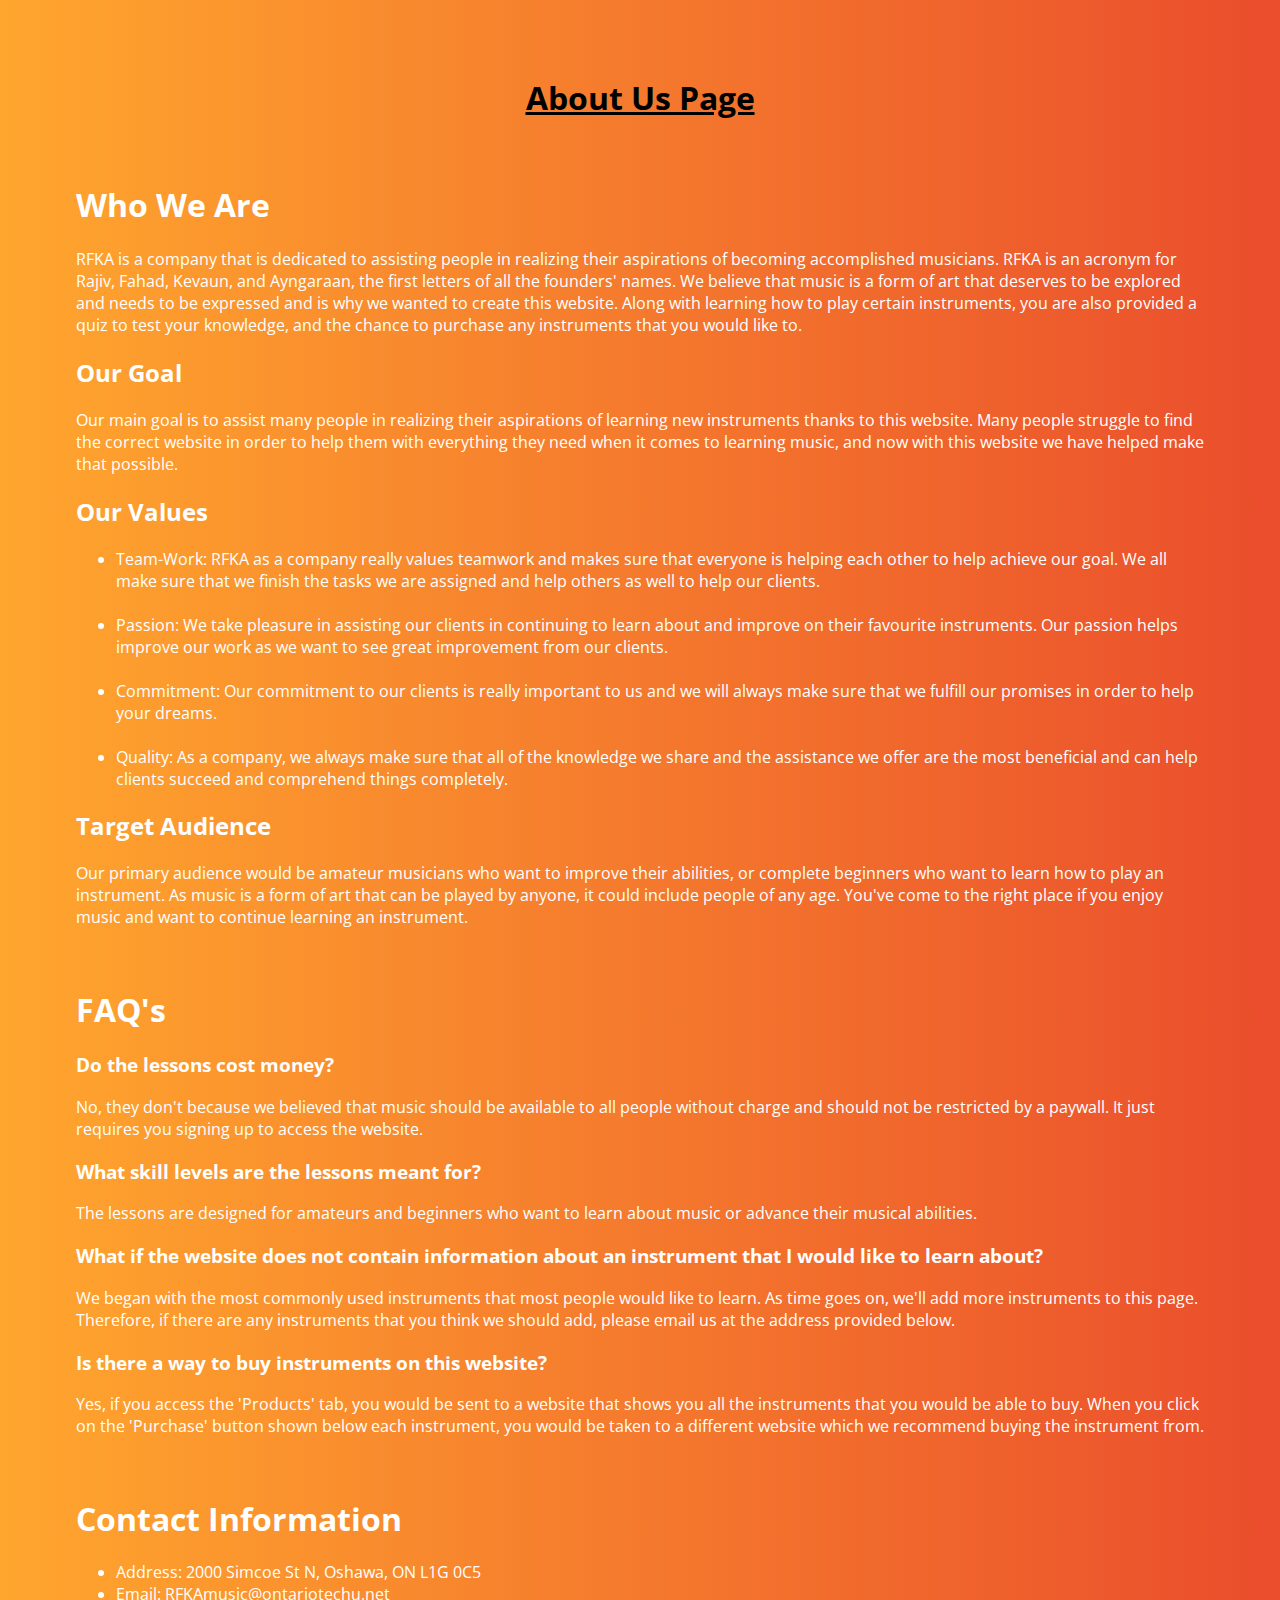
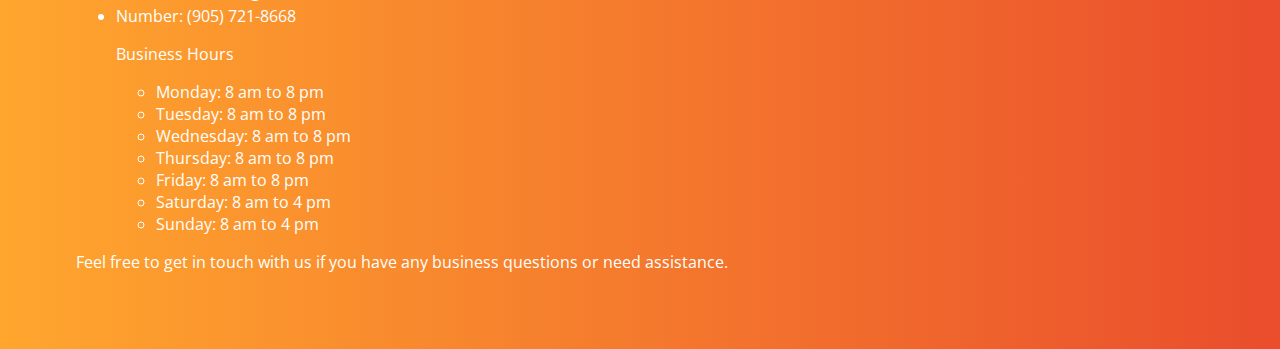
<file: About Us Page/aboutpage.html>
<html>

<head>
  <title>
    About Us
  </title>
  <link rel="stylesheet" href="aboutPage.css?v=1">

  <div id = "title">
    <div class="about-section">
      <h1><u>About Us Page</u></h1><br>
    </div>
  </div>

</head>

<body>

    <div class="about-section">
    <h1>Who We Are</h1>
    <p> RFKA is a company that is dedicated to assisting people in realizing their aspirations of becoming accomplished musicians.
        RFKA is an acronym for Rajiv, Fahad, Kevaun, and Ayngaraan, the first letters of all the founders' names.
        We believe that music is a form of art that deserves to be explored and needs to be expressed and is why we wanted to create this website.
        Along with learning how to play certain instruments, you are also provided a quiz to test your knowledge, and the chance to purchase any instruments that you would like to.
    </p>
    <h2>Our Goal</h2>
    <p>Our main goal is to assist many people in realizing their aspirations of learning new instruments thanks to this website.
        Many people struggle to find the correct website in order to help them with everything they need when it comes to learning music,
        and now with this website we have helped make that possible. 
    </p>
    <h2>Our Values</h2>
    <ul>
    <li>Team-Work: RFKA as a company really values teamwork and makes sure that everyone is helping each other to help achieve our goal. We all make sure that we finish the tasks we are assigned and help others as well to help our clients.</li><br>
    <li>Passion: We take pleasure in assisting our clients in continuing to learn about and improve on their favourite instruments. Our passion helps improve our work as we want to see great improvement from our clients.</li><br>
    <li>Commitment: Our commitment to our clients is really important to us and we will always make sure that we fulfill our promises in order to help your dreams.</li><br>
    <li>Quality: As a company, we always make sure that all of the knowledge we share and the assistance we offer are the most beneficial and can help clients succeed and comprehend things completely.</li>
    </ul>
    <h2>Target Audience</h2>
    <p>Our primary audience would be amateur musicians who want to improve their abilities, or complete beginners who want to learn how to play an instrument.
        As music is a form of art that can be played by anyone, it could include people of any age.
        You've come to the right place if you enjoy music and want to continue learning an instrument.
    </p>
    <br>
  </div>

  <div>
    <h1>
      FAQ's
    </h1>
    <h3>Do the lessons cost money?
    </h3>
    <p>No, they don't because we believed that music should be available to all people without charge and should not be restricted by a paywall. It just requires you signing up to access the website.
    </p>
    <h3>What skill levels are the lessons meant for?</h3>
    <p>The lessons are designed for amateurs and beginners who want to learn about music or advance their musical abilities.</p>
    <h3>What if the website does not contain information about an instrument that I would like to learn about?</h3>
    <p>We began with the most commonly used instruments that most people would like to learn.
        As time goes on, we'll add more instruments to this page. Therefore, if there are any instruments that you think we should add, please email us at the address provided below.
    </p>
    <h3>Is there a way to buy instruments on this website?</h3>
    <p>Yes, if you access the 'Products' tab, you would be sent to a website that shows you all the instruments that you would be able to buy.
        When you click on the 'Purchase' button shown below each instrument, you would be taken to a different website which we recommend buying the instrument from.</p>
    <br>
  </div>

  <div id = "contact">
    <h1>
      Contact Information
    </h1>
    <ul>
        <li>Address: 2000 Simcoe St N, Oshawa, ON L1G 0C5</li>
        <li>Email: RFKAmusic@ontariotechu.net</li>
        <li>Number: (905) 721-8668</li>
        <p>Business Hours</p>
        <ul>
            <li>Monday: 8 am to 8 pm</li>
            <li>Tuesday: 8 am to 8 pm</li>
            <li>Wednesday: 8 am to 8 pm</li>
            <li>Thursday: 8 am to 8 pm</li>
            <li>Friday: 8 am to 8 pm</li>
            <li>Saturday: 8 am to 4 pm</li>            
            <li>Sunday: 8 am to 4 pm</li>
        </ul>
    </ul>
    <p>Feel free to get in touch with us if you have any business questions or need assistance.</p>
  </div>
</body>

</html>
</file>
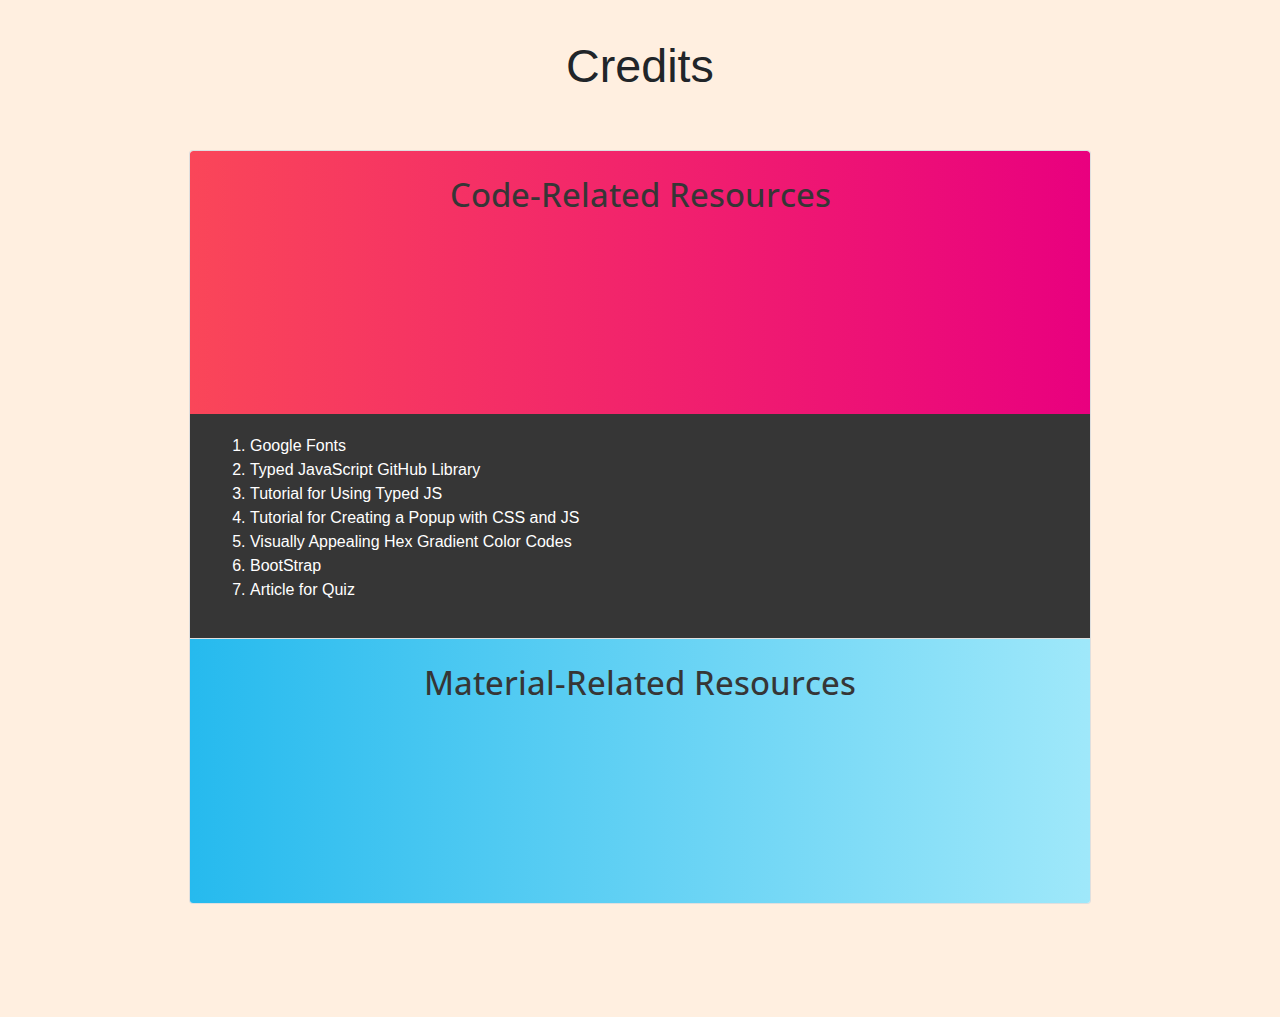
<file: Credits Page/creditsPage.html>
<!DOCTYPE html>
<html>

<head>
    <title>Credits</title>

    <!-- Importing Bootstrap CSS and JS plugins-->
    <link rel="stylesheet" href="https://cdn.jsdelivr.net/npm/bootstrap@4.3.1/dist/css/bootstrap.min.css"
        integrity="sha384-ggOyR0iXCbMQv3Xipma34MD+dH/1fQ784/j6cY/iJTQUOhcWr7x9JvoRxT2MZw1T" crossorigin="anonymous">
    <link rel="stylesheet" href="creditsPage.css">
    <script src="https://code.jquery.com/jquery-3.3.1.slim.min.js"
        integrity="sha384-q8i/X+965DzO0rT7abK41JStQIAqVgRVzpbzo5smXKp4YfRvH+8abtTE1Pi6jizo"
        crossorigin="anonymous"></script>
    <script src="https://cdn.jsdelivr.net/npm/bootstrap@4.3.1/dist/js/bootstrap.min.js"
        integrity="sha384-JjSmVgyd0p3pXB1rRibZUAYoIIy6OrQ6VrjIEaFf/nJGzIxFDsf4x0xIM+B07jRM"
        crossorigin="anonymous"></script>

</head>



<body>
    <h1>Credits</h1>
    <br><br>

    <!--Container for both collapses-->
    <div class="accordion" id="accordionExample">

        <!-- First Collapse-->
        <div class="card">
            <div class="card-header" id="headingOne">
                <h2 class="mb-0">
                    <button class="btn btn-link collapsed" type="button" data-toggle="collapse"
                        data-target="#collapseOne" aria-expanded="false" aria-controls="collapseOne">
                        Code-Related Resources
                    </button>
                </h2>
            </div>

            <div id="collapseOne" class="collapse show" aria-labelledby="headingOne" data-parent="#accordionExample">
                <div class="card-body">
                    <ol>
                        <li><a href="https://fonts.google.com/">Google Fonts</a></li>
                        <li><a href="https://github.com/mattboldt/typed.js/">Typed JavaScript GitHub Library</a></li>
                        <li><a href="https://www.youtube.com/watch?v=qEcXe51-ZTw&t=62s&ab_channel=EasyTutorials">Tutorial
                                for Using Typed JS</a></li>
                        <li><a href="https://www.youtube.com/watch?v=XH5OW46yO8I&ab_channel=FlorinPop">Tutorial for
                                Creating a Popup with CSS and JS</a></li>
                        <li><a href="https://codepen.io/MenSeb/full/Nmoxpd">Visually Appealing Hex Gradient Color Codes
                            </a></li>
                        <li><a href="https://getbootstrap.com/">BootStrap</a></li>
                        <li><a href = "https://dev.to/sulaimonolaniran/building-a-simple-quiz-with-html-css-and-javascript-4elp%22%3EQuiz">Article for Quiz</a></li> 

                    </ol>
                </div>
            </div>
        </div>


        <!-- Second Collapse-->
        <div class="card">
            <div class="card-header" id="headingTwo">
                <h2 class="mb-0">
                    <button class="btn btn-link collapsed" type="button" data-toggle="collapse"
                        data-target="#collapseTwo" aria-expanded="false" aria-controls="collapseTwo">
                        Material-Related Resources
                    </button>
                </h2>
            </div>

            <div id="collapseTwo" class="collapse" aria-labelledby="headingTwo" data-parent="#accordionExample">
                <div class="card-body">
                    <ul>
                        <li><a href="https://www.freepik.com/free-photos-vectors/abstract-background">Front Page
                                Background</a></li>
                        <li><a href="https://www.freepik.com/free-photos-vectors/flat-banner">Banner for Product and
                                Instrument Pages</a></li>
                        <li><a href="https://www.stickpng.com/img/objects/music/string-instruments/bass-guitar">Bass
                                Guitar Picture</a></li>
                        <li><a
                                href="https://www.pngitem.com/middle/bbJbTb_piano-png-free-download-acoustic-roland-upright-piano/">Upright
                                Piano Picture</a></li>
                        <li><a href="https://www.pngplay.com/image/36613">Trumpet Picture</a></li>
                        <li><a href="https://pngimg.com/image/14343">Drumset Picture</a></li>
                        <li><a href="https://purepng.com/photo/10144/objects-electric-guitar">Electric Guitar
                                Picture</a></li>
                        <li><a href="https://pnghunter.com/png/trombone-22/">Trombone Picture</a></li>
                        <li><a href="https://pngimg.com/image/3370">Acoustic Guitar Picture</a></li>
                        <li><a
                                href="https://favpng.com/png_view/piano-yamaha-corporation-silent-piano-disklavier-grand-piano-png/rvuQbKw2">Piano
                                Picture</a></li>
                        <li><a
                                href="https://www.pngitem.com/middle/ixJhJwR_download-xylophone-png-picture-xylophone-png-transparent-png/">Xylophone
                                Picture</a></li>
                        <li><a href="https://www.metmuseum.org/toah/hd/guit/hd_guit.htm">Origin of Guitar</a></li>
                        <li><a href="https://www.britannica.com/art/guitar">Development of Guitar</a></li>
                        <li><a href="https://guitar.com/features/opinion-analysis/brief-history-of-gibson/">Guitar
                                Image</a></li>
                        <li><a href="https://guitarspace.org/acoustic-guitars/dreadnought-vs-concert/">Development of
                                Guitar</a></li>
                        <li><a href="https://guitarspace.org/acoustic-guitars/dreadnought-vs-concert/">Development of
                                Guitar</a></li>
                        <li><a href="https://www.masterclass.com/articles/types-of-guitars-explained">Types of
                                Guitar</a></li>
                        <li><a href="https://www.mi.edu/education/guitar-history-how-the-guitar-has-evolved/">Development
                                of Guitar</a></li>
                        <li><a href="http://classicalguitar101.org/what-is-classical-guitar.html#.Y3T-AnbMLIU">Classical
                                Guitar</a></li>
                        <li><a
                                href="https://blog.ernieball.com/strings/acoustic-vs-classical-guitar-what-are-the-major-differences/">Classical
                                Guitar picture</a></li>
                        <li><a href="https://classicalguitarshed.com/classical-guitar-scales/">Classical Guitars</a>
                        </li>
                        <li><a href="https://www.fundamental-changes.com/classical-guitar-grace-note/">Classical Guitars
                                Notes</a></li>
                        <li><a
                                href="https://richterguitar.com/classical-guitar/parts-of-the-classical-guitar-names-descriptions-images/">Classical
                                Guitars Notes</a></li>
                        <li><a href="https://nationalguitaracademy.com/how-to-read-guitar-sheet-music/">Classical
                                Guitars Notes</a></li>
                        <li><a href="https://www.music-for-music-teachers.com/classical-guitar-sheet-music.html">Classical
                                Guitars and Electrical Guitar Practice</a></li>
                        <li><a
                                href="https://www.masterclass.com/articles/guitar-101-what-is-an-electric-guitar-plus-tips-for-perfecting-your-electric-guitar-technique">Electrical
                                Guitar Notes</a></li>
                        <li><a href="https://www.guitarlobby.com/parts-of-an-electric-guitar/">Electrical Guitar
                                Parts</a></li>
                        <li><a
                                href="https://guitarskillsplanet.com/guitar-electronic-controls/#:~:text=What%20do%20the%20controls%20do,adjusting%20the%20treble%20frequency%20output">Electric
                                Guitar</a></li>
                        <li><a href="https://play-guitars.com/electric-guitar-for-beginners/">Tips for Electrical
                                Guitars</a></li>
                        <li><a
                                href="https://www.masterclass.com/articles/guitar-101-what-is-a-bass-guitar-learn-about-different-types-of-bass-guitars-and-4-tips-for-playing-bass-guitar">Bass
                                Guitar</a></li>
                        <li><a
                                href="https://www.chordbuddy.com/guitar-learning-system-for-everyone/how-to-play-the-guitar-for-beginners/guitar-tuning/#:~:text=Standard%20guitar%20tuning%2C%20starting%20from,and%20all%20others%20follow%20suit">Bass
                                Guitar</a></li>
                        <li><a href="https://www.stringbassonline.com/unit2_8_brandenburg.html">Bass Guitar Practice</a>
                        </li>
                        <li><a href="https://www.fuelrocks.com/bass-guitar-tuners-different-types-and-sizes/">Bass
                                Guitar Images</a></li>
                        <li><a
                                href="https://www.bantam-studios.com/electric-bass-beginner/2018/1/22/bass-beginner-i-week-1">Bass
                                Guitar Images</a></li>
                        <li><a href="https://www.pinterest.ca/pin/405957353885341195/">Bass Guitar Images</a></li>
                        <li><a href="https://www.btnbandrepair.com/used-trombones">Trombone Images</a></li>
                        <li><a href="https://hellomusictheory.com/learn/parts-of-the-trombone/">Trombone Images</a></li>
                        <li><a href="https://www.yamaha.com/en/musical_instrument_guide/trombone/play/">Trombone Note
                                Images</a></li>
                        <li><a href="https://www.digitaltrombone.com/trombone-slide-chart.html">Trombone Note Images</a>
                        </li>
                        <li><a
                                href="https://spinditty.com/learning/Trombone-Positions-Chart-and-How-the-Trombone-Works">Trombone
                                Note Images</a></li>
                        <li><a href="https://www.8notes.com/scores/2909.asp">Trombone Practice Notes</a></li>
                        

                    </ul>
                </div>
            </div>
        </div>
    </div>

</body>

</html>
</file>
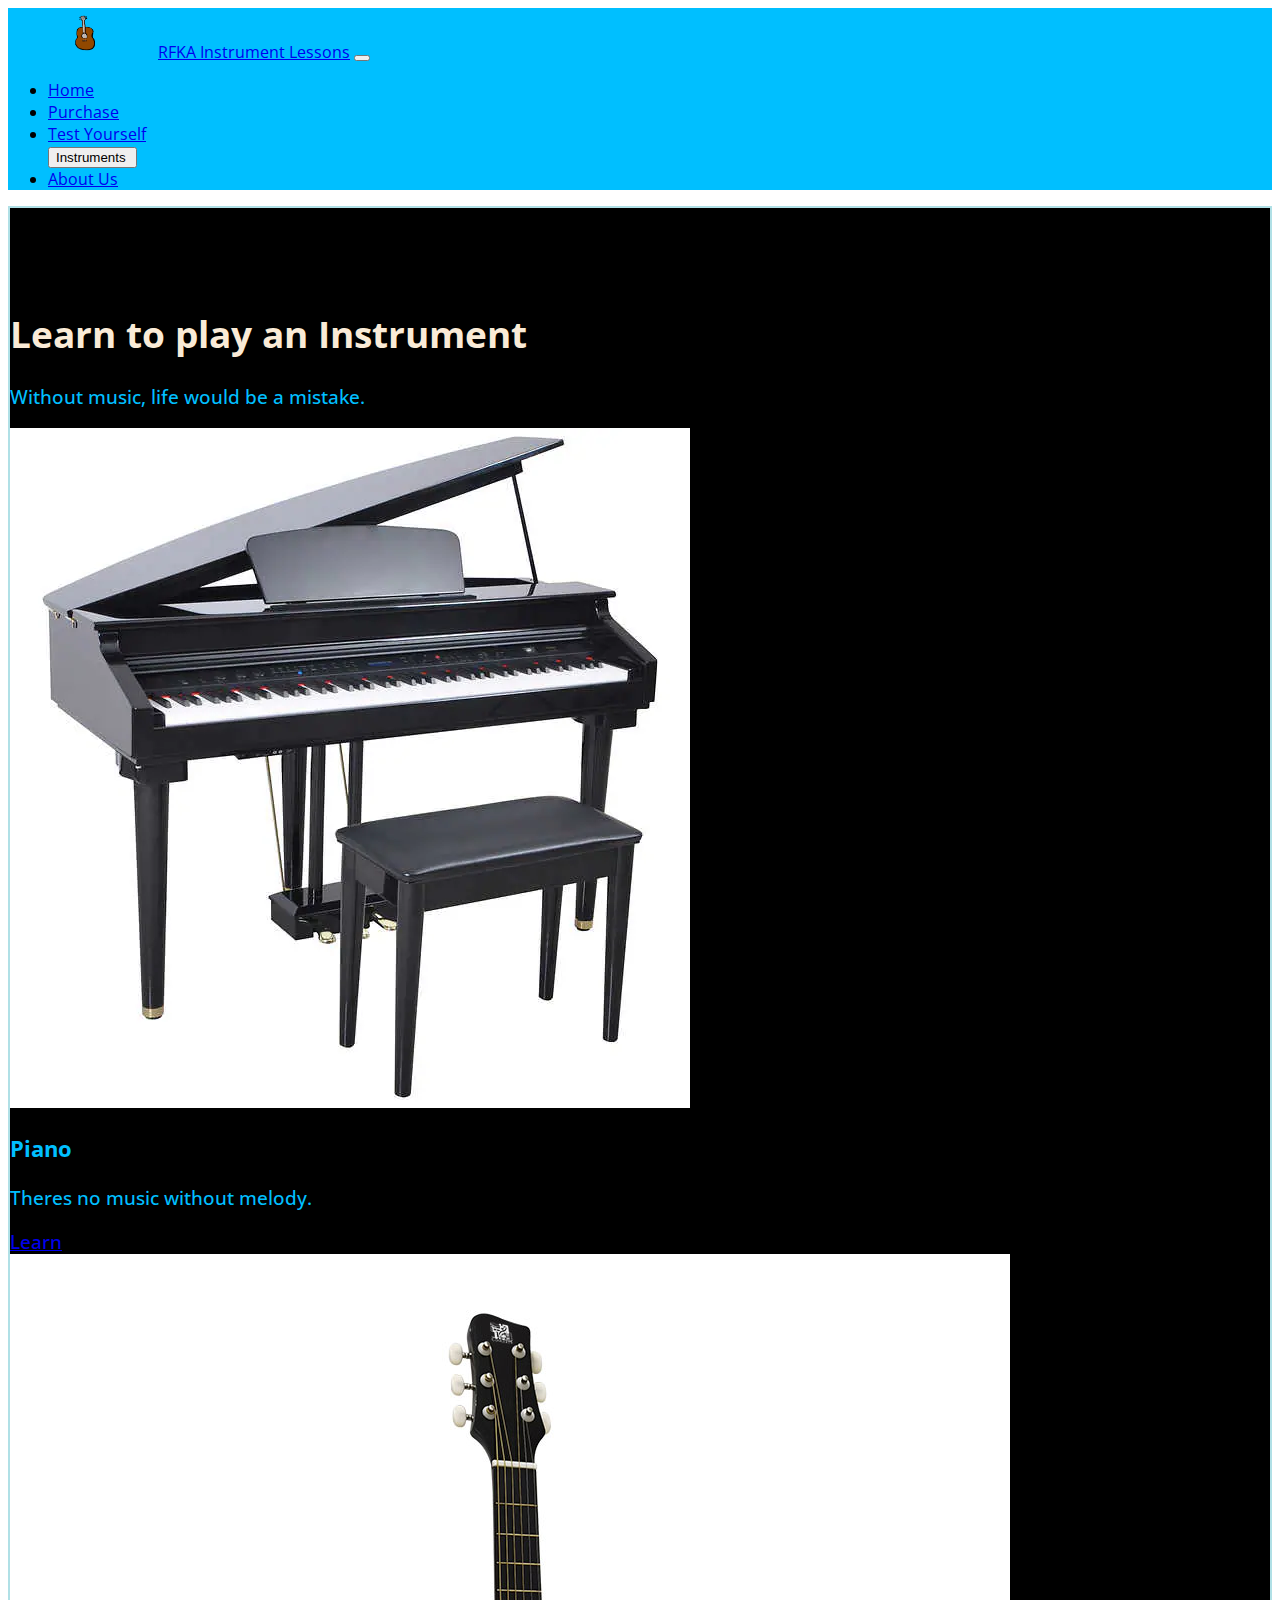
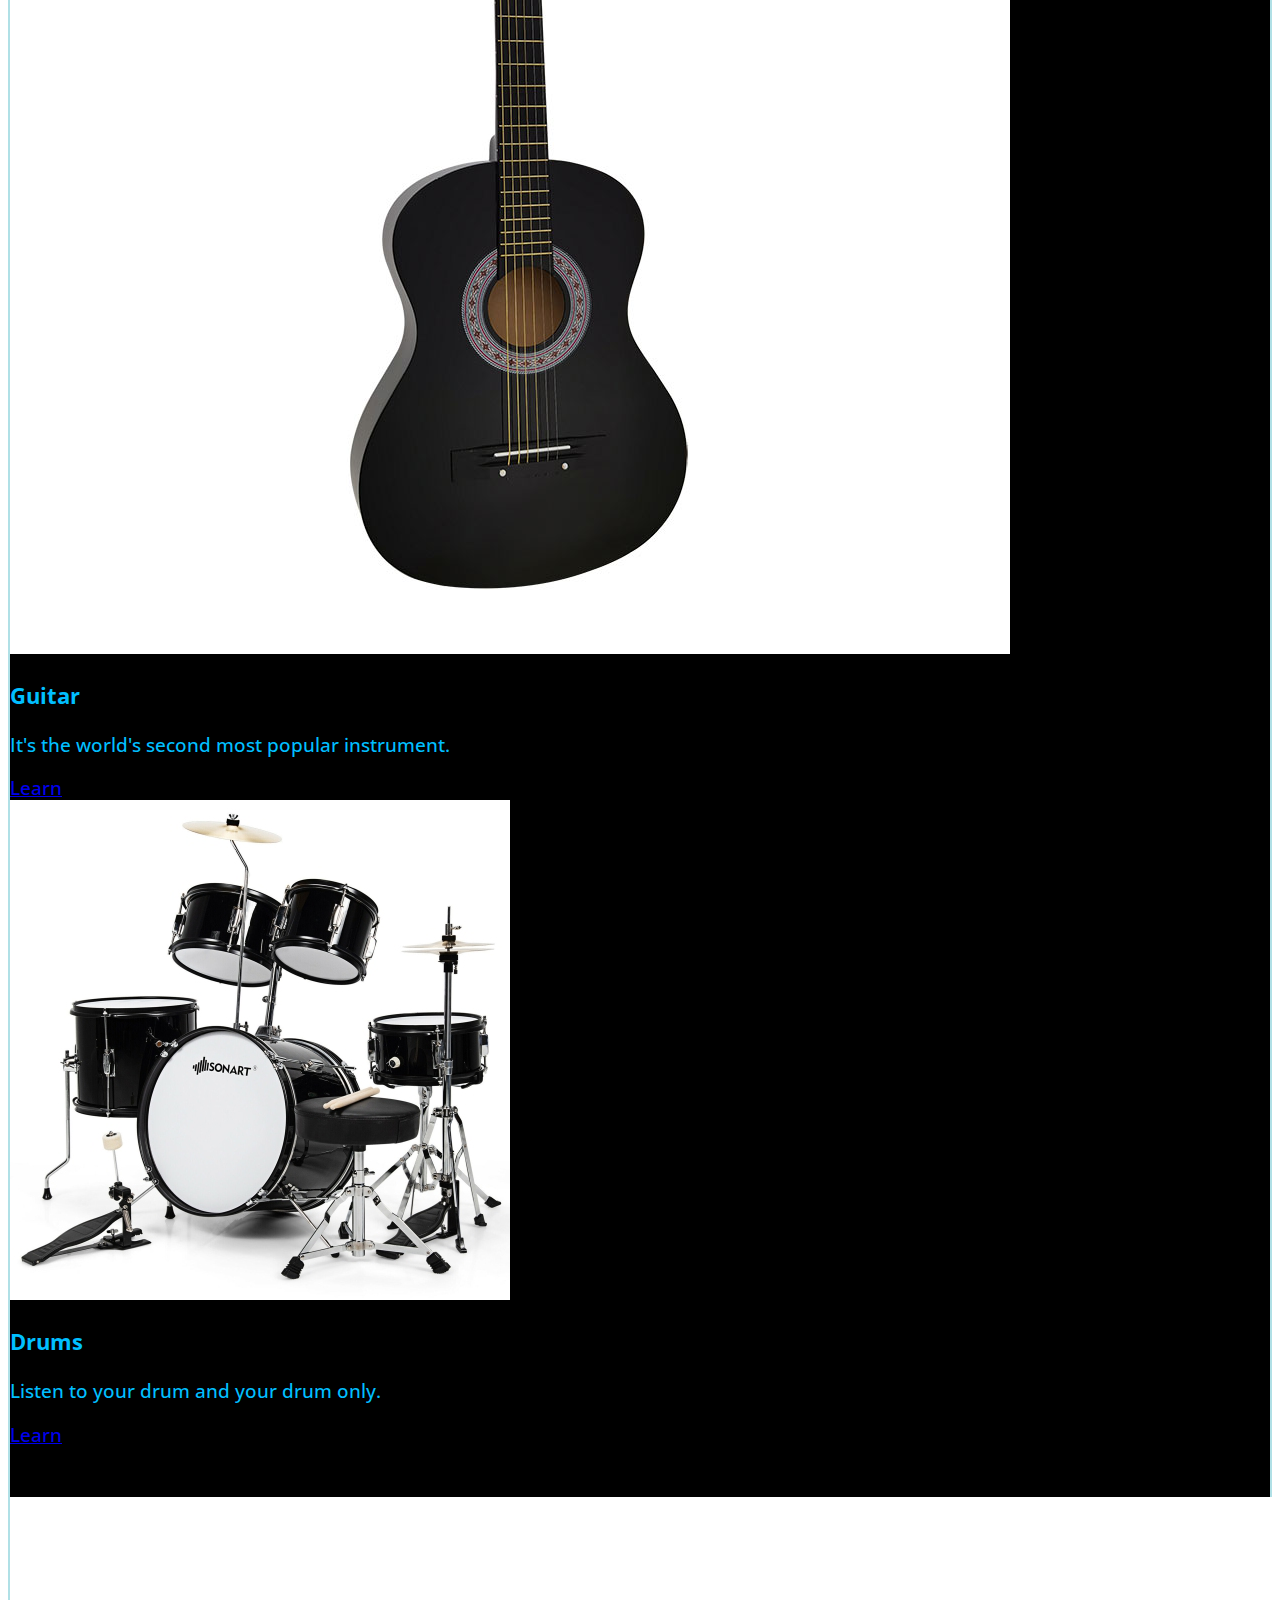
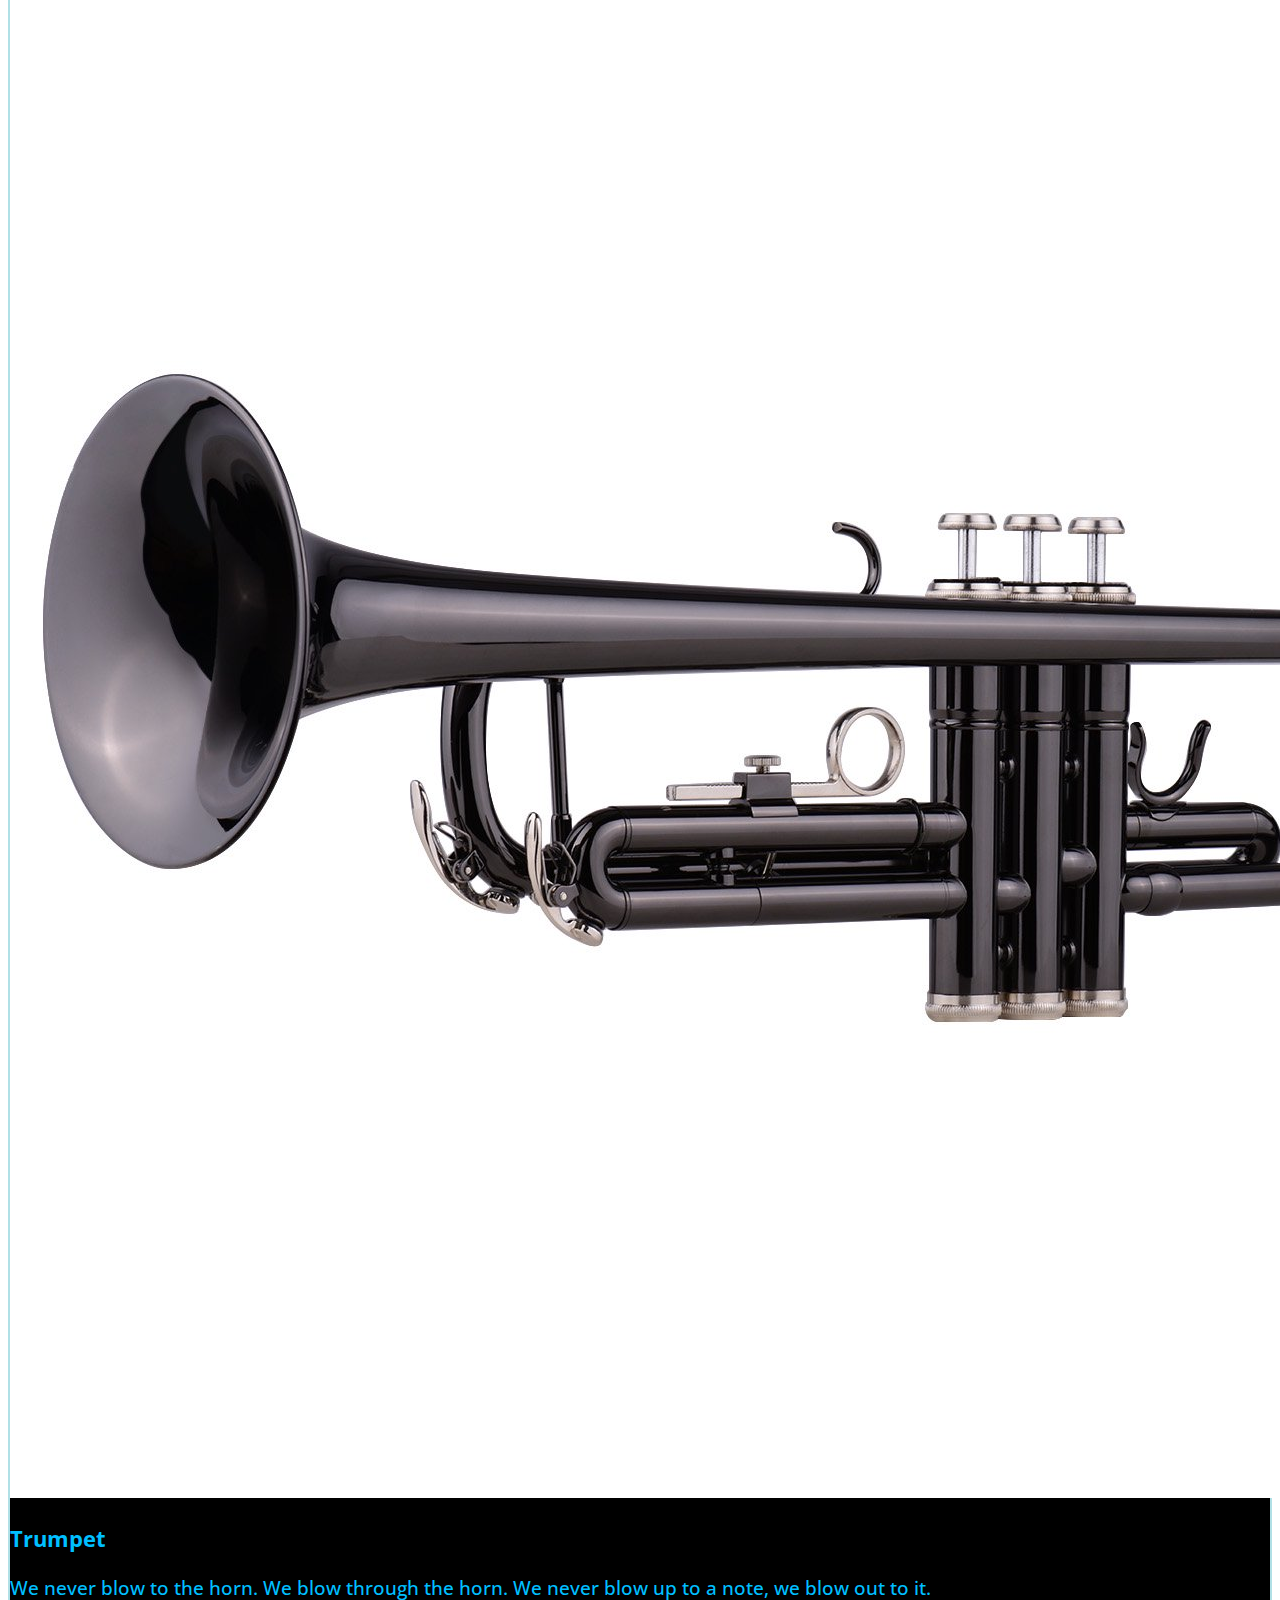
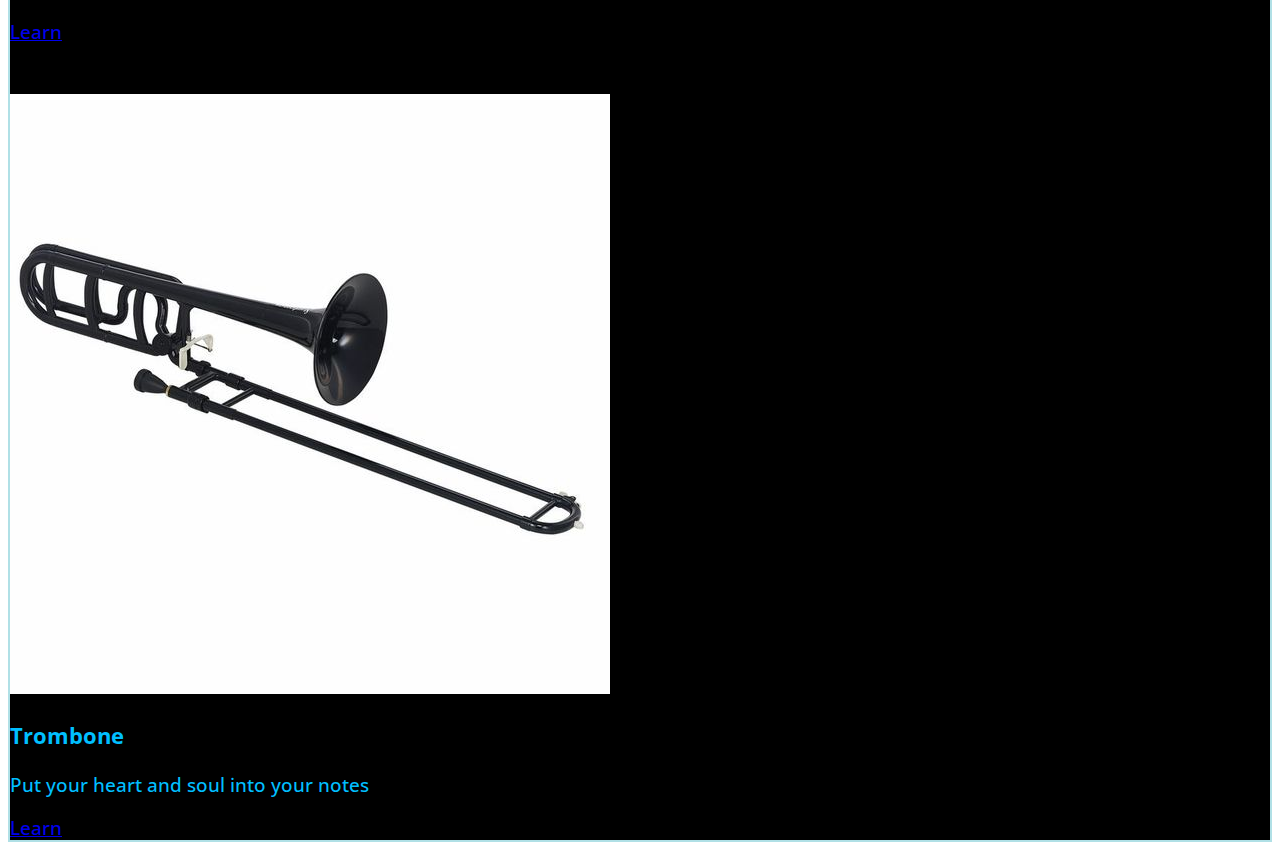
<file: Main Instrument Page/mainpg.html>
<!DOCTYPE html>
<html lang="en">

<head>
  <link rel="stylesheet" type="text/css" href="mainpg.css">
  <link href='http://fonts.googleapis.com/css?family=Oswald' rel='stylesheet' type='text/css'>
  <meta charset="utf-8">
  <meta name="viewport" content="width=device-width, initial-scale=1">
  <title>Instrument Home Page</title>
  <link href="https://cdn.jsdelivr.net/npm/bootstrap@5.2.1/dist/css/bootstrap.min.css" rel="stylesheet"
    integrity="sha384-iYQeCzEYFbKjA/T2uDLTpkwGzCiq6soy8tYaI1GyVh/UjpbCx/TYkiZhlZB6+fzT" crossorigin="anonymous">
</head>

<body>
  <nav class="navbar fixed-top navbar-expand-lg navbar-dark bg-dark navbar-custom" id="custom">
    <a class="navbar-brand" id="header" href="#"><img src="Images/logo.png" id="logo"
        style="width: 100px ; height: 50px;">RFKA
      Instrument Lessons</a>
    <button type="button" class="navbar-toggler" data-toggle="collapse" data-target=".navbar-collapse">
      <span class="navbar-toggle-icon"></span>
    </button>

    <div class="navbar-collapse collpase justify-content-end" id="navbarNavDropdown">
      <ul class="nav nav-pills">

        <li class="nav-item">
          <a class="nav-link active"
            href="../frontPage.html">Home</a>
        </li>

        <li class="nav-item"><a class="nav-link"
            href="../Product Page/productPage.html"
            data-toggle="modal">Purchase</a></li>

        <li class="nav-item">
          <a class="nav-link"
            href="../Test Page/testmain.html">Test Yourself
          </a>
        </li>

        <li class="nav-item dropdown">
          <button href="#" class="nav-link dropdown-toggle" id="navbarDropdownMenuLink"
            data-toggle="dropdown">Instruments <b class="dropdown"></b></button>
          <div class="dropdown">
            <div class="dropdown-content">
              <a href="Piano\pianopage.html">Piano</a>
              <a href="Guitar and Trombone/Guitar.html">Guitar</a>
              <a href="Drum Page/Drum.html">Drums</a>
              <a href="Trumpet Page/Trumpet.html">Trumpet</a>
              <a href="Guitar and Trombone/Trombone.html">Trombone</a>

            </div>
          </div>
        </li>

        <li class="nav-item">
          <a class="nav-link" href="../About Us Page/aboutpage.html">About Us</a>
        </li>

      </ul>
    </div>
  </nav>

  <script src="https://cdn.jsdelivr.net/npm/bootstrap@5.2.1/dist/js/bootstrap.bundle.min.js"
    integrity="sha384-u1OknCvxWvY5kfmNBILK2hRnQC3Pr17a+RTT6rIHI7NnikvbZlHgTPOOmMi466C8"
    crossorigin="anonymous"></script>
</body>

<body>

  <div id="design">
    <div class="container">
      <div class="jumbotron text-center">
        <h1 style="margin-top: 100px;">Learn to play an Instrument</h1>
        <p>Without music, life would be a mistake.</p>
        <div class="row">
          <div class="col-sm-4" id="margin">
            <a href="#">
              <img src="Images/piano.jpg" class="img-thumbnail">
            </a>
            <h3>Piano</h3>
            <p>Theres no music without melody.</p>
            <a href="Piano\pianopage.html" class="btn btn-danger">Learn</a>
          </div>
          <div class="col-sm-4" id="margin">
            <a href="#">
              <img src="Images/guitar.jpg" class="img-thumbnail">
            </a>
            <h3>Guitar</h3>
            <p>It's the world's second most popular instrument.</p>
            <a href="Guitar and Trombone/Guitar.html" class="btn btn-danger">Learn</a>
          </div>
          <div class="col-sm-4" id="margin">
            <a href="Drum Page/Drum.html">
              <img src="Images/drum.jpg" class="img-thumbnail">
            </a>
            <h3>Drums</h3>
            <p>Listen to your drum and your drum only.</p>
            <a href="Drum Page/Drum.html" class="btn btn-danger">Learn</a>
          </div>
          <div class="col-sm-4" id="margin2">
            <a href="#">
              <img src="Images/trumpet.jpg" class="img-thumbnail" id="imgsize2">
            </a>
            <h3>Trumpet</h3>
            <p>We never blow to the horn. We blow through the horn. We never blow up to a note, we blow out to it.</p>
            <a href="Trumpet Page/Trumpet.html" class="btn btn-danger">Learn</a>
          </div>
          <div class="col-sm-4" id="margin2">
            <a href="Guitar and Trombone/Trombone.html">
              <img src="Images/trmbone.jpg" class="img-thumbnail" id="imgsize2">
            </a>
            <h3>Trombone</h3>
            <p>Put your heart and soul into your notes</p>
            <a href="Guitar and Trombone/Trombone.html" class="btn btn-danger">Learn</a>
          </div>

        </div>
      </div>

      <div class="navbar fixed-bottom navbar-dark bg-dar">
        <nav>
        </nav>

      </div>
    </div>

</body>
</file>
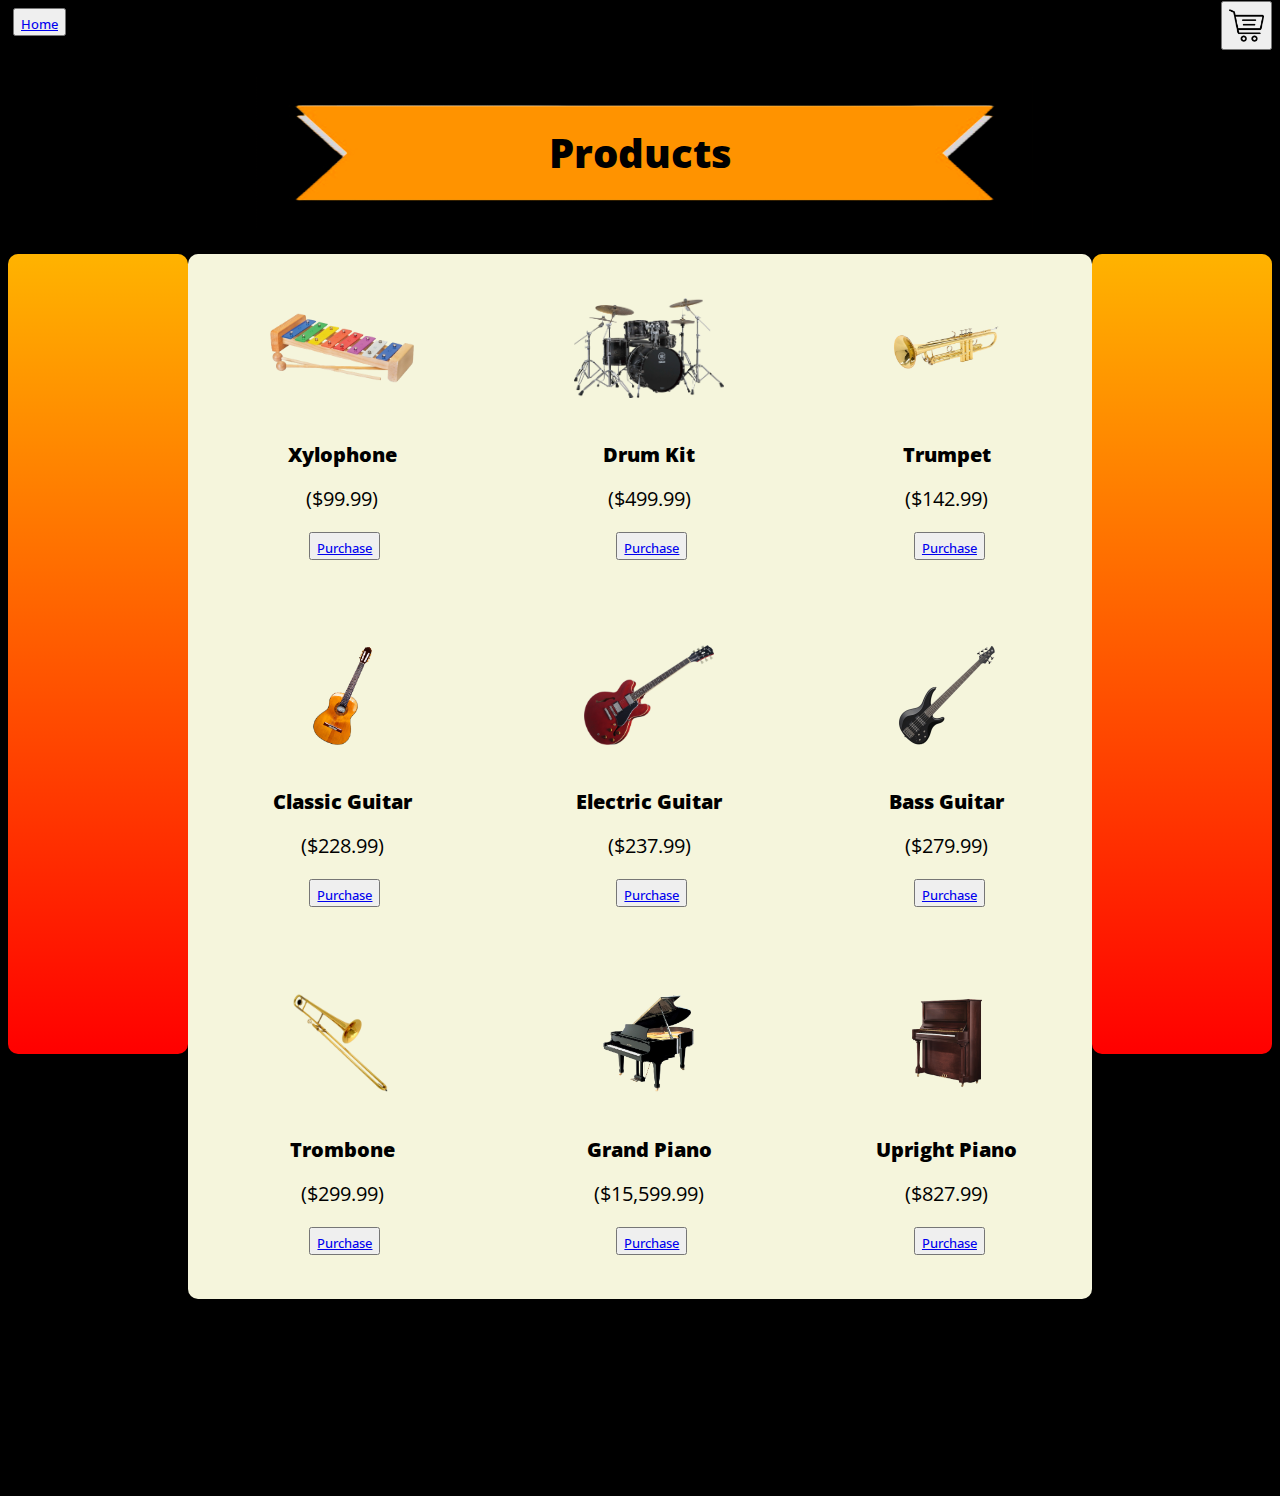
<file: Product Page/productPage.html>
<!DOCTYPE html>
<html>

<head>
    <title>Purchase an Instrument</title>
    <link href="https://cdn.jsdelivr.net/npm/bootstrap@5.2.2/dist/css/bootstrap.min.css" rel="stylesheet"
        integrity="sha384-Zenh87qX5JnK2Jl0vWa8Ck2rdkQ2Bzep5IDxbcnCeuOxjzrPF/et3URy9Bv1WTRi" crossorigin="anonymous">
    <link rel="stylesheet" type="text/css" href=productPage.css>
    <script type="text/javascript" defer src="productPage.js"></script>
</head>

<body>
    <!--Home & SC Button-->
    <div>
        <button class="btn btn-warning">
            <a class=nav-link href="https://kevaunjh.github.io/MusicalTeach/Main%20Instrument%20Page/mainpg.html#">Home</a>
        </button>
    </div>

    <div class="cartButton">
        <button class="btn btn-warning" id="shoppingCartButton">
            <img src="SC.png" width=35 height=35></a>
        </button>
    </div>

    <!--Header-->
    <div class="header">
        <img id="banner" src="banner.png" alt="banner" height="200" width="1000">
        <br>
        <div class="banner-text">Products</div>
    </div>

    <!--Sidebars -->
    <div class="sidebar-right"></div>
    <div class="sidebar-left"></div>

    <!--Table containing 3 instruments per row. An image, button, text, and hover content is present in each box -->
    <table>
        <tr>
            <td>
                <img src="xylophone.png" height=100 width=150 alt="Xylophone"><br><br>
                <p class="instrumentText">Xylophone</p>
                <p id="price">($99.99)</p>
                <button class="btn btn-warning"> <a class=nav-link href="https://www.amazon.ca/Percussion-Instrument-Beginners-Glockenspiel-Xylophone/dp/B0BLZ21PN4/ref=sr_1_7?crid=16SC4D52OGG5X&keywords=xylophone&qid=1669666328&qu=eyJxc2MiOiI2LjMyIiwicXNhIjoiNS41NCIsInFzcCI6IjQuOTcifQ%3D%3D&refinements=p_36%3A12035762011&rnid=12035759011&s=musical-instruments&sprefix=xylophone%2Caps%2C197&sr=1-7" title="Purchase!" data-name="Orange">Purchase</a>
                </button>
            </td>
            <td>
                <img src="drums.png" height=100 width=150 alt="Drums"><br><br>
                <p class="instrumentText">Drum Kit</p>
                <p id="price">($499.99)</p>
                <button class="btn btn-warning"> <a class=nav-link href="https://www.amazon.ca/LAGRIMA-Black-Complete-Cymbals-Sticks/dp/B01LX6VUOF/ref=sr_1_20?crid=3BSXHL5AR94JT&keywords=drum+kit&qid=1669666735&qu=eyJxc2MiOiI1LjUyIiwicXNhIjoiNS4zMCIsInFzcCI6IjQuMDcifQ%3D%3D&refinements=p_36%3A12035764011&rnid=12035759011&s=musical-instruments&sprefix=drum+kit%2Cmi%2C72&sr=1-20" title="Purchase">Purchase</a>
                </button>
            </td>
            <td>
                <img src="trumpet.png" height=100 width=110 alt="Trumpet"><br><br>
                <p class="instrumentText">Trumpet</p>
                <p id="price">($142.99)</p>
                <button class="btn btn-warning"> <a class=nav-link href="https://www.amazon.ca/SKYLARK-INTERNATIONAL-TRUMPET-SILVER-GOLDEN/dp/B09MP9N3TL/ref=sr_1_28?crid=17SHNZ12HF88X&keywords=trumpet&qid=1669667175&qu=eyJxc2MiOiI1LjA2IiwicXNhIjoiNC42OCIsInFzcCI6IjQuMjkifQ%3D%3D&refinements=p_36%3A12035763011&rnid=12035759011&s=musical-instruments&sprefix=trumpe%2Caps%2C86&sr=1-28" title="Purchase!">Purchase</a>
                </button>
            </td>
        </tr>
        <tr>
            <td>
                <img src="acousticGuitar.png" height=100 width=60 alt="classicGuitar"><br><br>
                <p class="instrumentText">Classic Guitar</p>
                <p id="price">($228.99)</p>
                <button class="btn btn-warning"> <a class=nav-link href="https://www.amazon.ca/Yamaha-C40II-Classical-Guitar/dp/B005B6EZ36/ref=sr_1_1?crid=257W3JNTP1ZUM&keywords=classical+guitar&qid=1669666848&qu=eyJxc2MiOiI2LjUwIiwicXNhIjoiNS45NCIsInFzcCI6IjQuNjgifQ%3D%3D&refinements=p_36%3A22500-23000&rnid=12035759011&s=musical-instruments&sprefix=classical+guita%2Caps%2C162&sr=1-1" title="Purchase!">Purchase</a></button>
            </td>
            <td id>
                <img src="electricGuitar.png" height=100 width=130 alt="electricGuitar"><br><br>
                <p class="instrumentText">Electric Guitar</p>
                <p id="price">($237.99)</p>
                <button class="btn btn-warning"> <a class=nav-link href="https://www.amazon.ca/Saga-TC-10-Electric-Guitar-Kit/dp/B000WEADEW/ref=sr_1_26?crid=2T6BYSS9H7PV9&keywords=electric+guitar&qid=1669666899&qu=eyJxc2MiOiI3LjYyIiwicXNhIjoiNy4wMSIsInFzcCI6IjUuNzAifQ%3D%3D&refinements=p_36%3A23500-24000&rnid=12035759011&s=musical-instruments&sprefix=electrical+guitar%2Cmi%2C72&sr=1-26" title="Purchase!">Purchase</a></button>
            </td>
            <td>
                <img src="bassGuitar.png" height=100 width=100 alt="bassGuitar"><br><br>
                <p class="instrumentText">Bass Guitar</p>
                <p id="price">($279.99)</p>
                <button class="btn btn-warning"> <a class=nav-link href="https://www.amazon.ca/Jackson-Concert-Minion-Electric-Guitar/dp/B07G3CPM4T/ref=sr_1_3?crid=2EMRB7EPFZQ19&keywords=bass+guitar&qid=1669666961&qu=eyJxc2MiOiI3LjEzIiwicXNhIjoiNi45MyIsInFzcCI6IjUuOTUifQ%3D%3D&refinements=p_36%3A27500-28000&rnid=12035759011&s=musical-instruments&sprefix=bass+guitar%2Cmi%2C97&sr=1-3" title="Purchase!">Purchase</a>
                </button>
            </td>
        </tr>
        <tr>
            <td>
                <img src="trombone.png" height=100 width=100 alt="Trombone"><br><br>
                <p class="instrumentText">Trombone</p>
                <p id="price">($299.99)</p>
                <button class="btn btn-warning"> <a class=nav-link href="https://www.amazon.ca/Funion-Flat-Trombone-Brass-Instrument/dp/B06XC5TX44/ref=sr_1_7?crid=3MLR8NBL6FGJS&keywords=trombone&qid=1669667008&qu=eyJxc2MiOiI2LjA3IiwicXNhIjoiNS43MCIsInFzcCI6IjUuMDgifQ%3D%3D&s=musical-instruments&sprefix=trombon%2Cmi%2C79&sr=1-7" title="Purchase!">Purchase</a>
                </button>
            </td>
            <td>
                <img src="piano.png" height=100 width=100 alt="GrandPiano"><br><br>
                <p class="instrumentText">Grand Piano</p>
                <p id="price">($15,599.99)</p>
                <button class="btn btn-warning"> <a class=nav-link href="https://www.merriammusic.com/product/roland-gp609/?attribute_colours=Polished+Ebony&campaignid=1912936716&adgroupid=65915470930&adid=349776573031&gclid=Cj0KCQiA1ZGcBhCoARIsAGQ0kkqC81WrGgSRNlLuuVp_UVPDVg5u7Xju4HnDvvjdMThujM-jevXvap4aAhJ0EALw_wcB" title="Purchase!">Purchase</a>
                </button>
            </td>
            <td>
                <img src="squarePiano.png" height=100 width=100 alt="squarePiano"><br><br>
                <p class="instrumentText">Upright Piano</p>
                <p id="price">($827.99)</p>
                <button class="btn btn-warning"> <a class=nav-link href="https://www.bestbuy.ca/en-ca/product/donner-ddp-100-88-key-hammer-action-weighted-upright-digital-piano-with-furniture-stand-3-pedal-for-beginner/16455425?cmp=seo-16455425&cmp=knc-s-71700000081849189&gclid=Cj0KCQiA1ZGcBhCoARIsAGQ0kkpEP_7xNwRH8T0i1cC3OwuL8BJadUa1x_OkLht0LsE_Xie3NKjZ8fsaAgMhEALw_wcB&gclsrc=aw.ds" title="Purchase!">Purchase</a>
                </button>
            </td>
        </tr>
    </table>

    <!--Shopping Cart-->
    <div class="modal-container" id="modal_container">
        <table id=shoppingCart>
            <tr>
                <td id=scTitle></td>
                <td id=scTitle>Shopping Cart</td>
                <td id=scTitle></td>
            </tr>
            <tr>
                <td id=scHead>Item</td>
                <td id=scHead>Price</td>
                <td id=scHead>Quantity</td>
            </tr>
            <tr>
                <td id=scBody></td>
                <td id=scBody></td>
                <td id=scBody></td>
            </tr>
            <tr>
                <td id=scFoot><button class="btn btn-warning" id="close">Close</button></td>
                <td id=scFoot></td>
                <td id=scFoot></td>
            </tr>
        </table>

    </div>
</body>

</html>
</file>
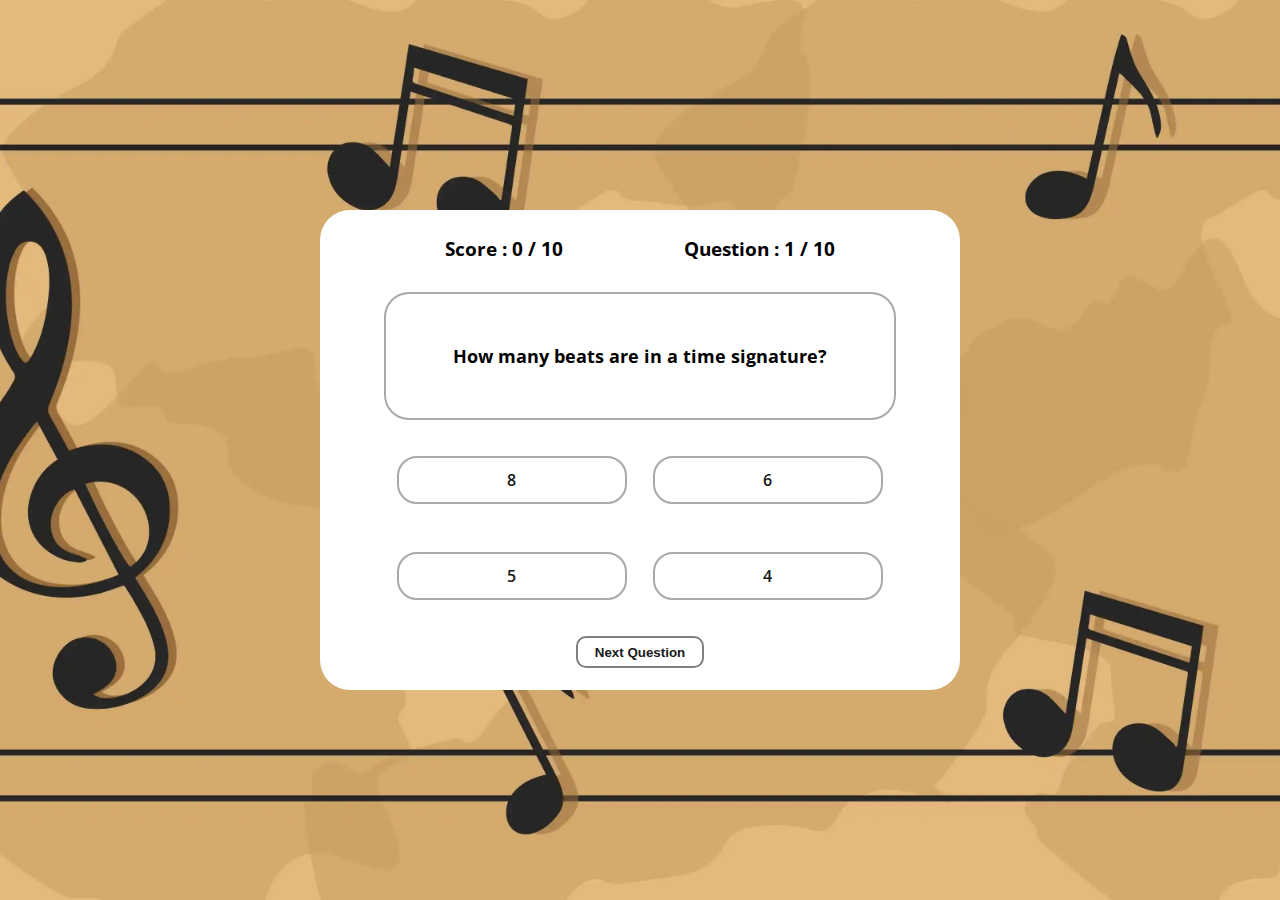
<file: Test Page/testmain.html>
<link rel="stylesheet" href="testmain.css?v=1">
<body onload="NextQuestion(0)">
    <main>
        <!-- creating a modal for when quiz ends -->
        <div class="modal-container" id="score-modal">

            <div class="modal-content-container">

                <h1>You completed the quiz!</h1>

                <div class="grade-details">
                    <p>Questions Answered: 10</p>
                    <p>Wrong Answers : <span id="wrong-answers"></span></p>
                    <p>Right Answers : <span id="right-answers"></span></p>
                    <p>Grade : <span id="grade-percentage"></span>%</p>
                    <p><span id="remarks"></span></p>
                </div>


                <div class="modal-button-container">
                    <button onclick="closeScoreModal()">Try Again</button>
                </div>
                <div class="modal-button-container">
                    <button  onclick="window.open('../frontPage.html');">Back to Main</button>
                </div>

            </div>
        </div>
<!-- end of modal of quiz details-->

        <div class="game-quiz-container">

            <div class="game-details-container">
                <h1>Score : <span id="player-score"></span> / 10</h1>
                <h1> Question : <span id="question-number"></span> / 10</h1>
            </div>

            <div class="game-question-container">
                <h1 id="display-question"></h1>
            </div>

            <div class="game-options-container">

               <div class="modal-container" id="option-modal">

                    <div class="modal-content-container">
                         <h1>Please continue the quiz</h1>

                         <div class="modal-button-container">
                            <button onclick="closeOptionModal()">Continue the quiz</button>
                        </div>

                    </div>

               </div>

                <span>
                    <input type="radio" id="option-one" name="option" class="radio" value="optionA" />
                    <label for="option-one" class="option" id="option-one-label"></label>
                </span>


                <span>
                    <input type="radio" id="option-two" name="option" class="radio" value="optionB" />
                    <label for="option-two" class="option" id="option-two-label"></label>
                </span>


                <span>
                    <input type="radio" id="option-three" name="option" class="radio" value="optionC" />
                    <label for="option-three" class="option" id="option-three-label"></label>
                </span>


                <span>
                    <input type="radio" id="option-four" name="option" class="radio" value="optionD" />
                    <label for="option-four" class="option" id="option-four-label"></label>
                </span>


            </div>

            <div class="next-button-container">
                <button onclick="handleNextQuestion()">Next Question</button>
            </div>

        </div>
    </main>
    <script src="quiz.js"></script>
</body>
</file>
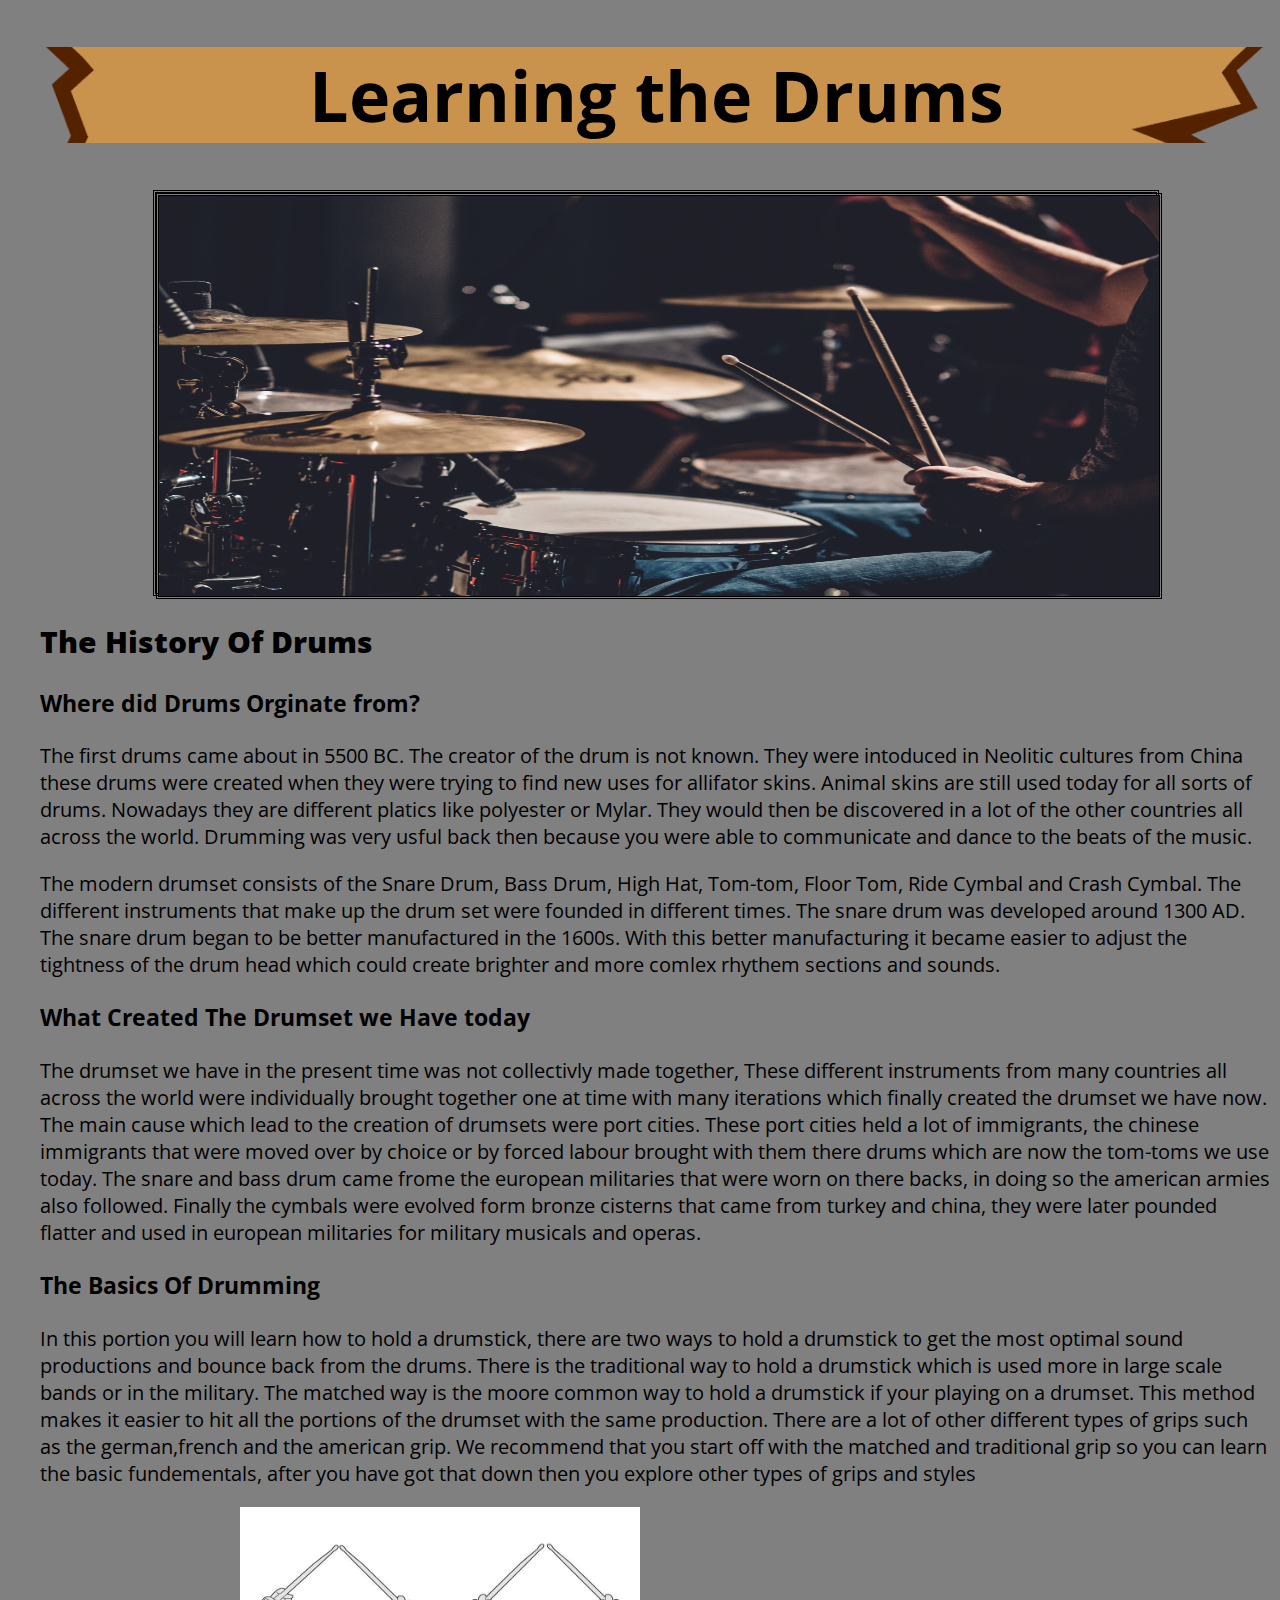
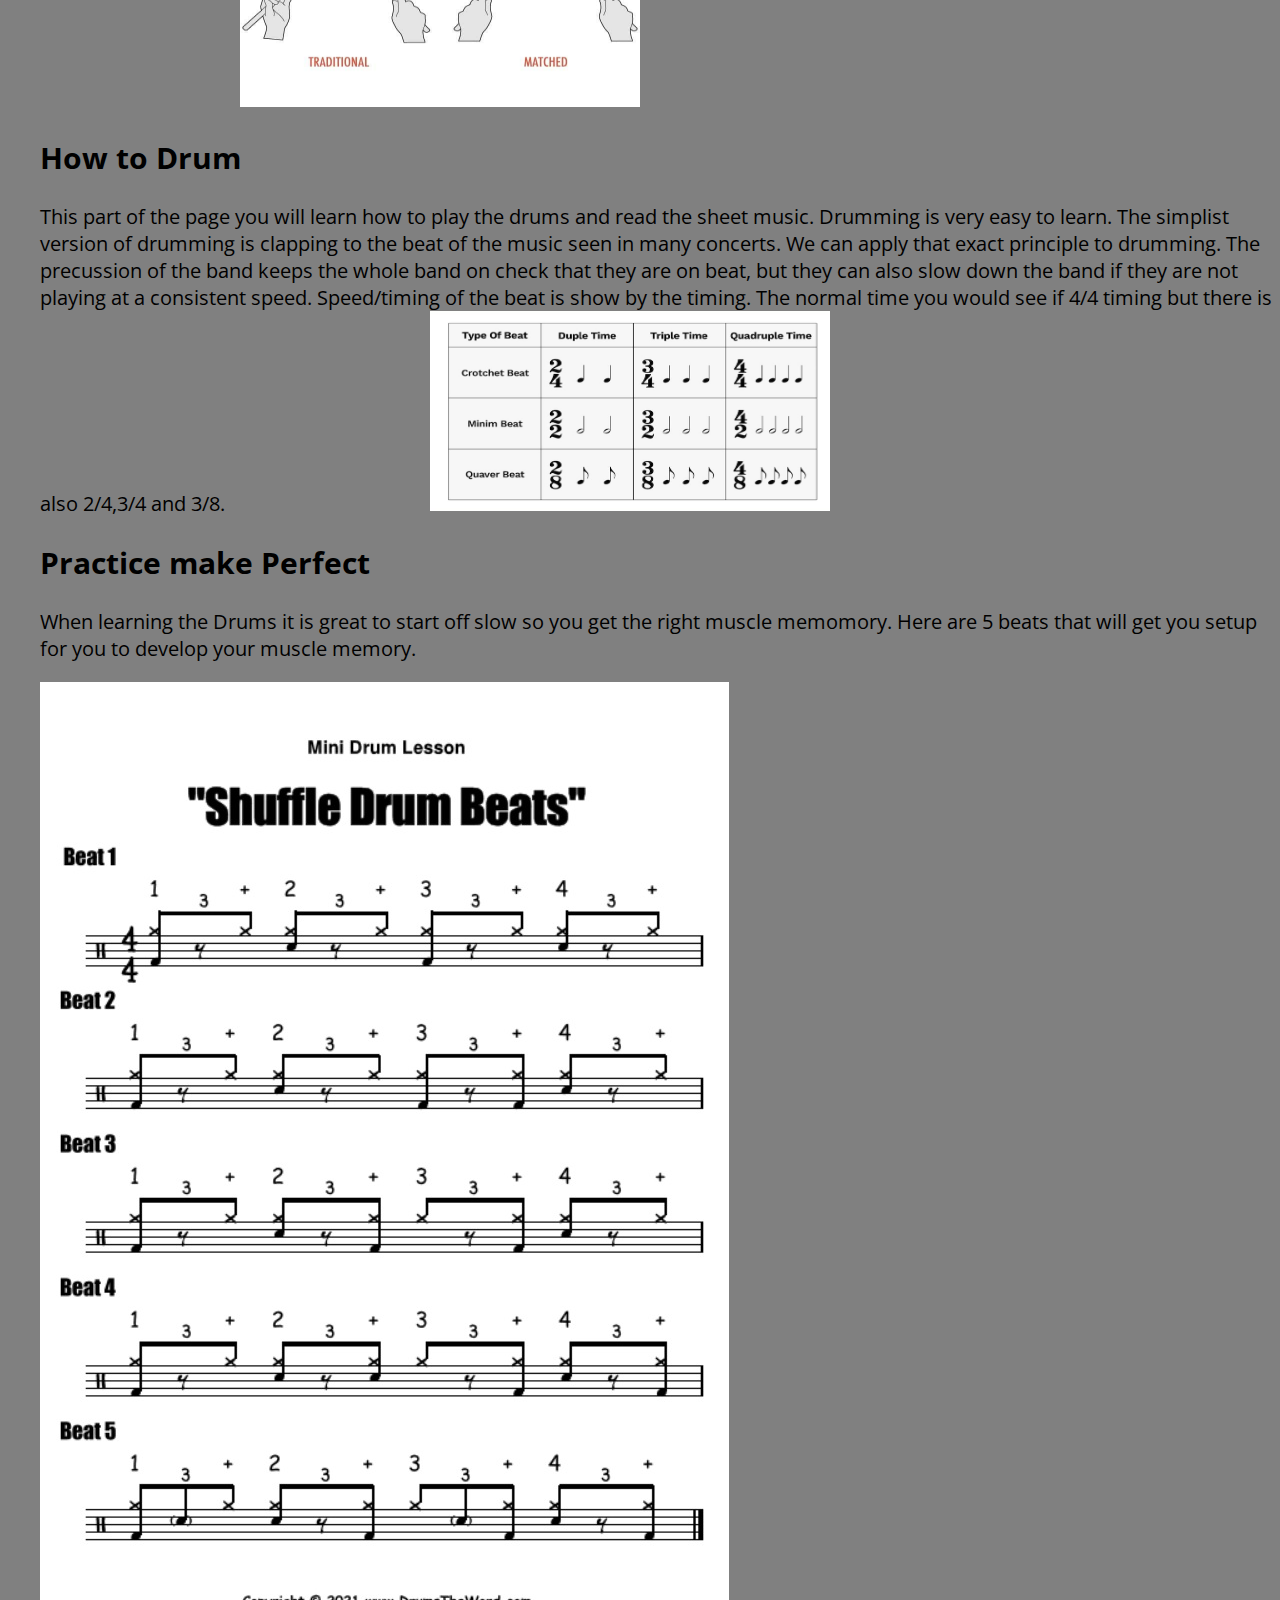
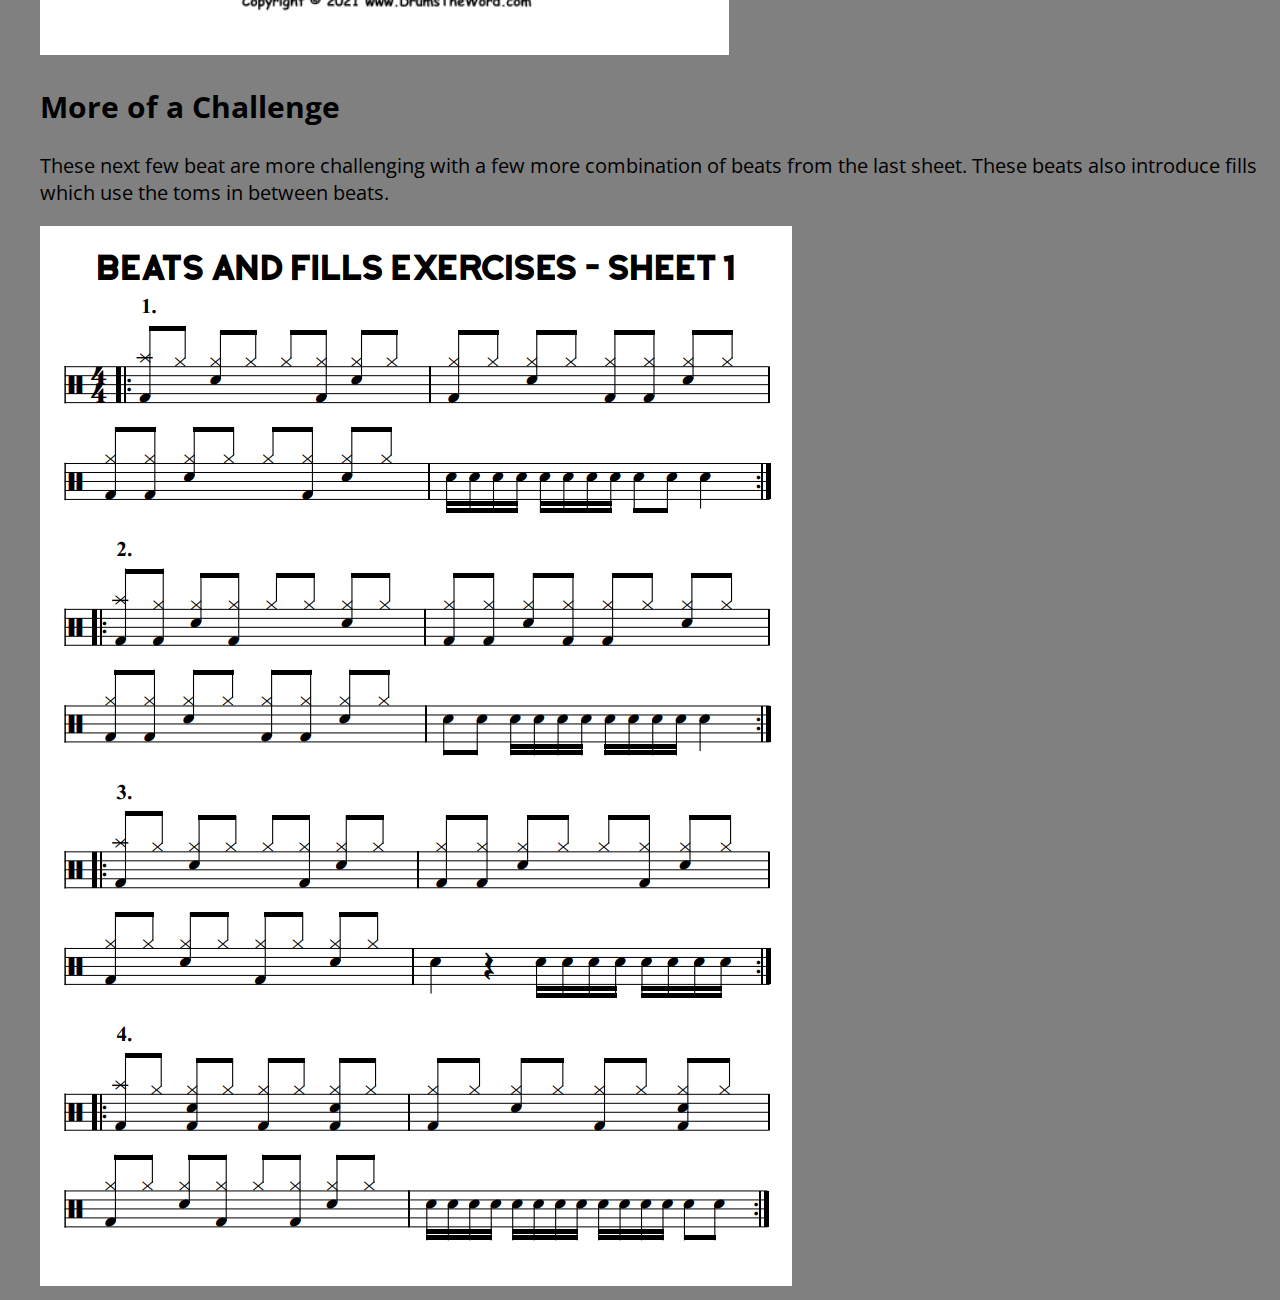
<file: Main Instrument Page/Drum Page/Drum.html>
<!DOCTYPE html>
<html lang>

<head>
    <title> Learning the Drums</title>
    <link rel="stylesheet" type="text/css" href="Drum.css" />
</head>

<div id="header">
    <h1>Learning the Drums</h1>
</div>

<div id="headerbck">
    <img id="headerbck" src="drumsetimage.jpg" alt="Drumset">
</div>

<div id="History">

    <body>
        <h2><strong>The History Of Drums</strong></h2>
        <h3>Where did Drums Orginate from?</h3>
        <p>The first drums came about in 5500 BC. The creator of the drum is not known.
            They were intoduced in Neolitic cultures from China these drums were created when they were trying to find
            new uses for allifator skins.
            Animal skins are still used today for all sorts of drums. Nowadays they are different platics like polyester
            or Mylar.
            They would then be discovered in a lot of the other countries all across the world.
            Drumming was very usful back then because you were able to communicate and dance to the beats of the music.
        </p>
        <p>The modern drumset consists of the Snare Drum, Bass Drum, High Hat, Tom-tom, Floor Tom, Ride Cymbal and Crash
            Cymbal.
            The different instruments that make up the drum set were founded in different times.
            The snare drum was developed around 1300 AD. The snare drum began to be better manufactured in the 1600s.
            With this better manufacturing it became easier to adjust the tightness of the drum head which could create
            brighter and more comlex rhythem sections and sounds.
        </p>
        <h3>What Created The Drumset we Have today</h3>
        <p>The drumset we have in the present time was not collectivly made together,
            These different instruments from many countries all across the world were individually brought together one
            at time with many iterations which finally created the drumset we have now.
            The main cause which lead to the creation of drumsets were port cities.
            These port cities held a lot of immigrants, the chinese immigrants that were moved over by choice or by
            forced labour brought with them there drums which are now the tom-toms we use today.
            The snare and bass drum came frome the european militaries that were worn on there backs, in doing so the
            american armies also followed.
            Finally the cymbals were evolved form bronze cisterns that came from turkey and china, they were later
            pounded flatter and used in european militaries for military musicals and operas.

        </p>
        <h3>The Basics Of Drumming</h3>
        <p>In this portion you will learn how to hold a drumstick, there are two ways to hold a drumstick to get the
            most optimal sound productions and bounce back from the drums.
            There is the traditional way to hold a drumstick which is used more in large scale bands or in the military.
            The matched way is the moore common way to hold a drumstick if your playing on a drumset. This method makes
            it easier to hit all the portions of the drumset with the same production.
            There are a lot of other different types of grips such as the german,french and the american grip.
            We recommend that you start off with the matched and traditional grip so you can learn the basic
            fundementals, after you have got that down then you explore other types of grips and styles
        </p>
        <img id="images" src="howtohold.jpg" alt="howtohold"> 
    
</div>

<div>
    <h2>How to Drum</h2>
    <p>This part of the page you will learn how to play the drums and read the sheet music.
        Drumming is very easy to learn. The simplist version of drumming is clapping to the beat of the music seen in
        many concerts.
        We can apply that exact principle to drumming. The precussion of the band keeps the whole band on check that
        they are on beat,
        but they can also slow down the band if they are not playing at a consistent speed. Speed/timing of the beat is
        show by the timing.
        The normal time you would see if 4/4 timing but there is also 2/4,3/4 and 3/8.

        <img id="images" src="typesofbeat.png" alt="timing">

    </p>
</div>

<div>
    <h2>Practice make Perfect</h2>
    <p>When learning the Drums it is great to start off slow so you get the right muscle memomory.
        Here are 5 beats that will get you setup for you to develop your muscle memory.

    </p>
    <img id="sheetmusic" src="Sheet1.jpg" alt="5beats">
 </div>


    <div>
        <h2>More of a Challenge</h2>
        <p>These next few beat are more challenging with a few more combination of beats from the last sheet. These
            beats also introduce fills which use the toms in between beats. </p>
        <img id="sheetmusic" src="sheet2.png" alt="5complex"> 
    </div>
    </body>

</html>
</file>
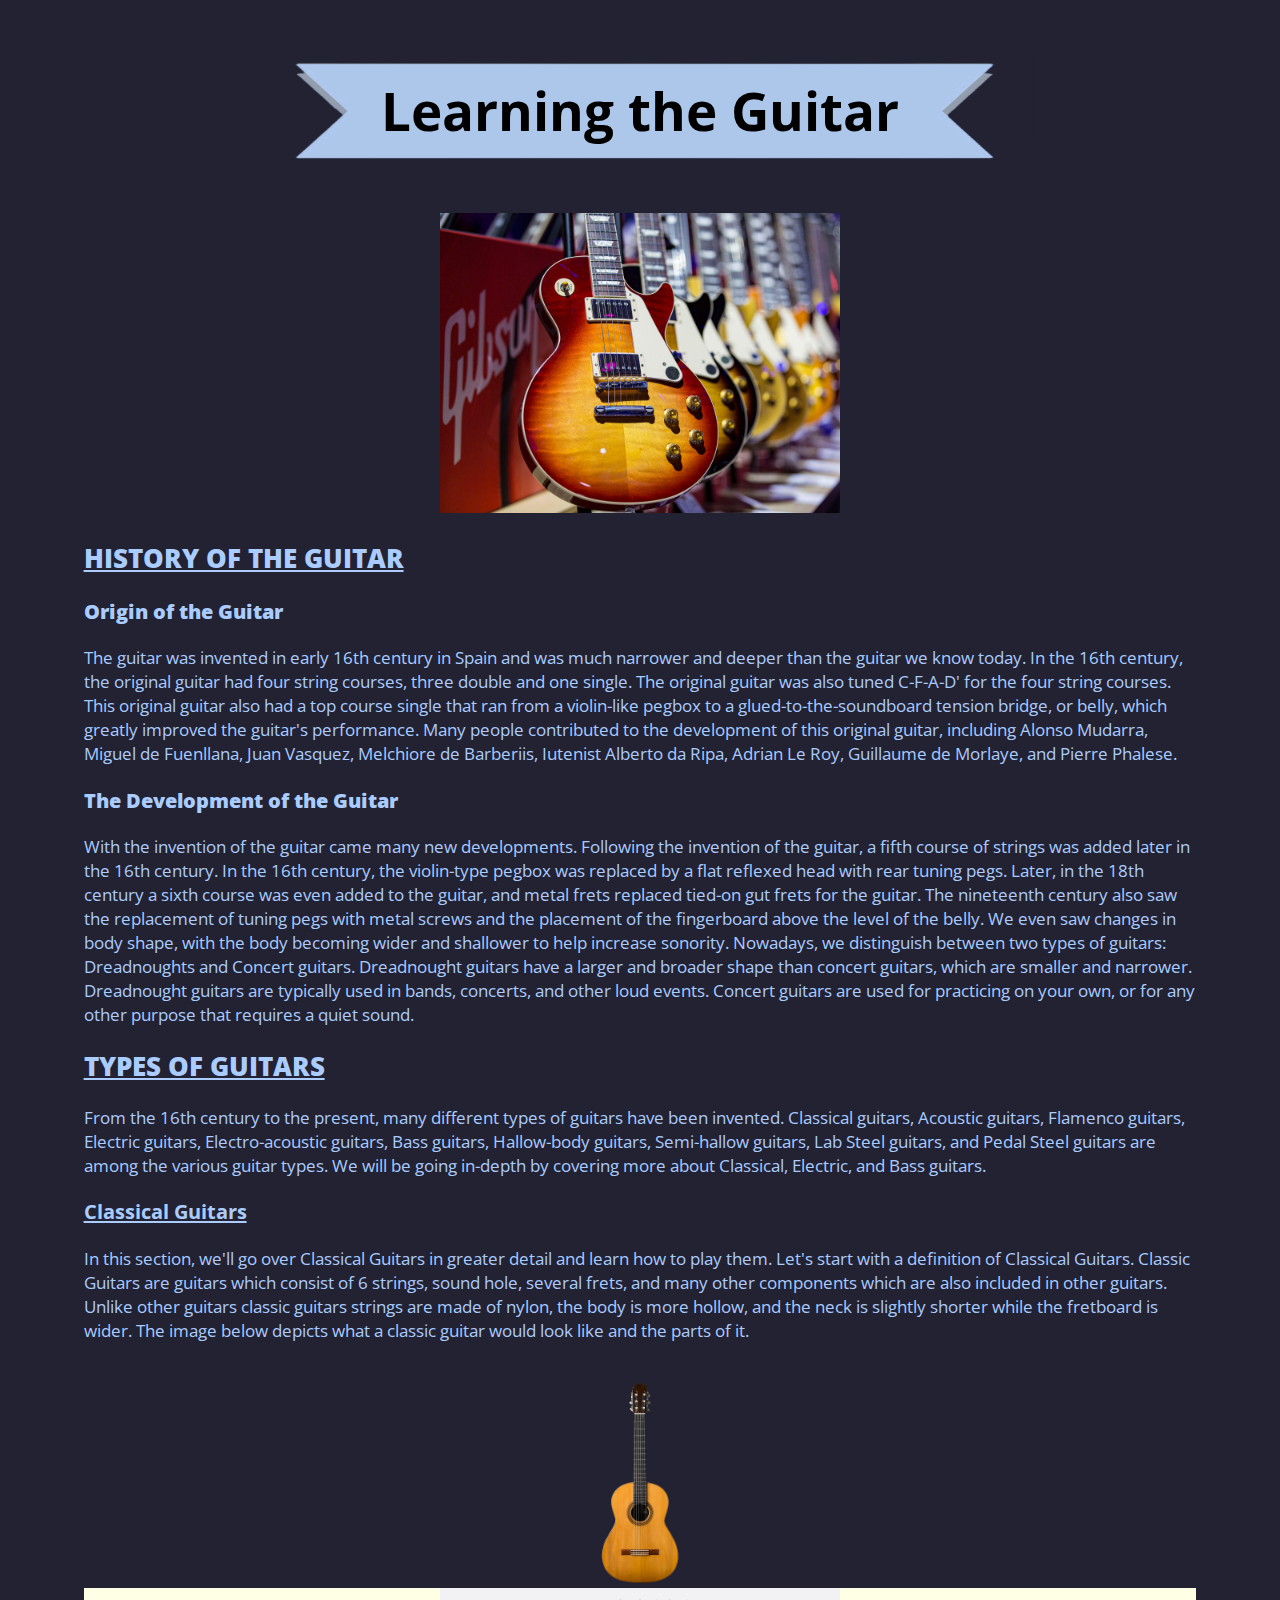
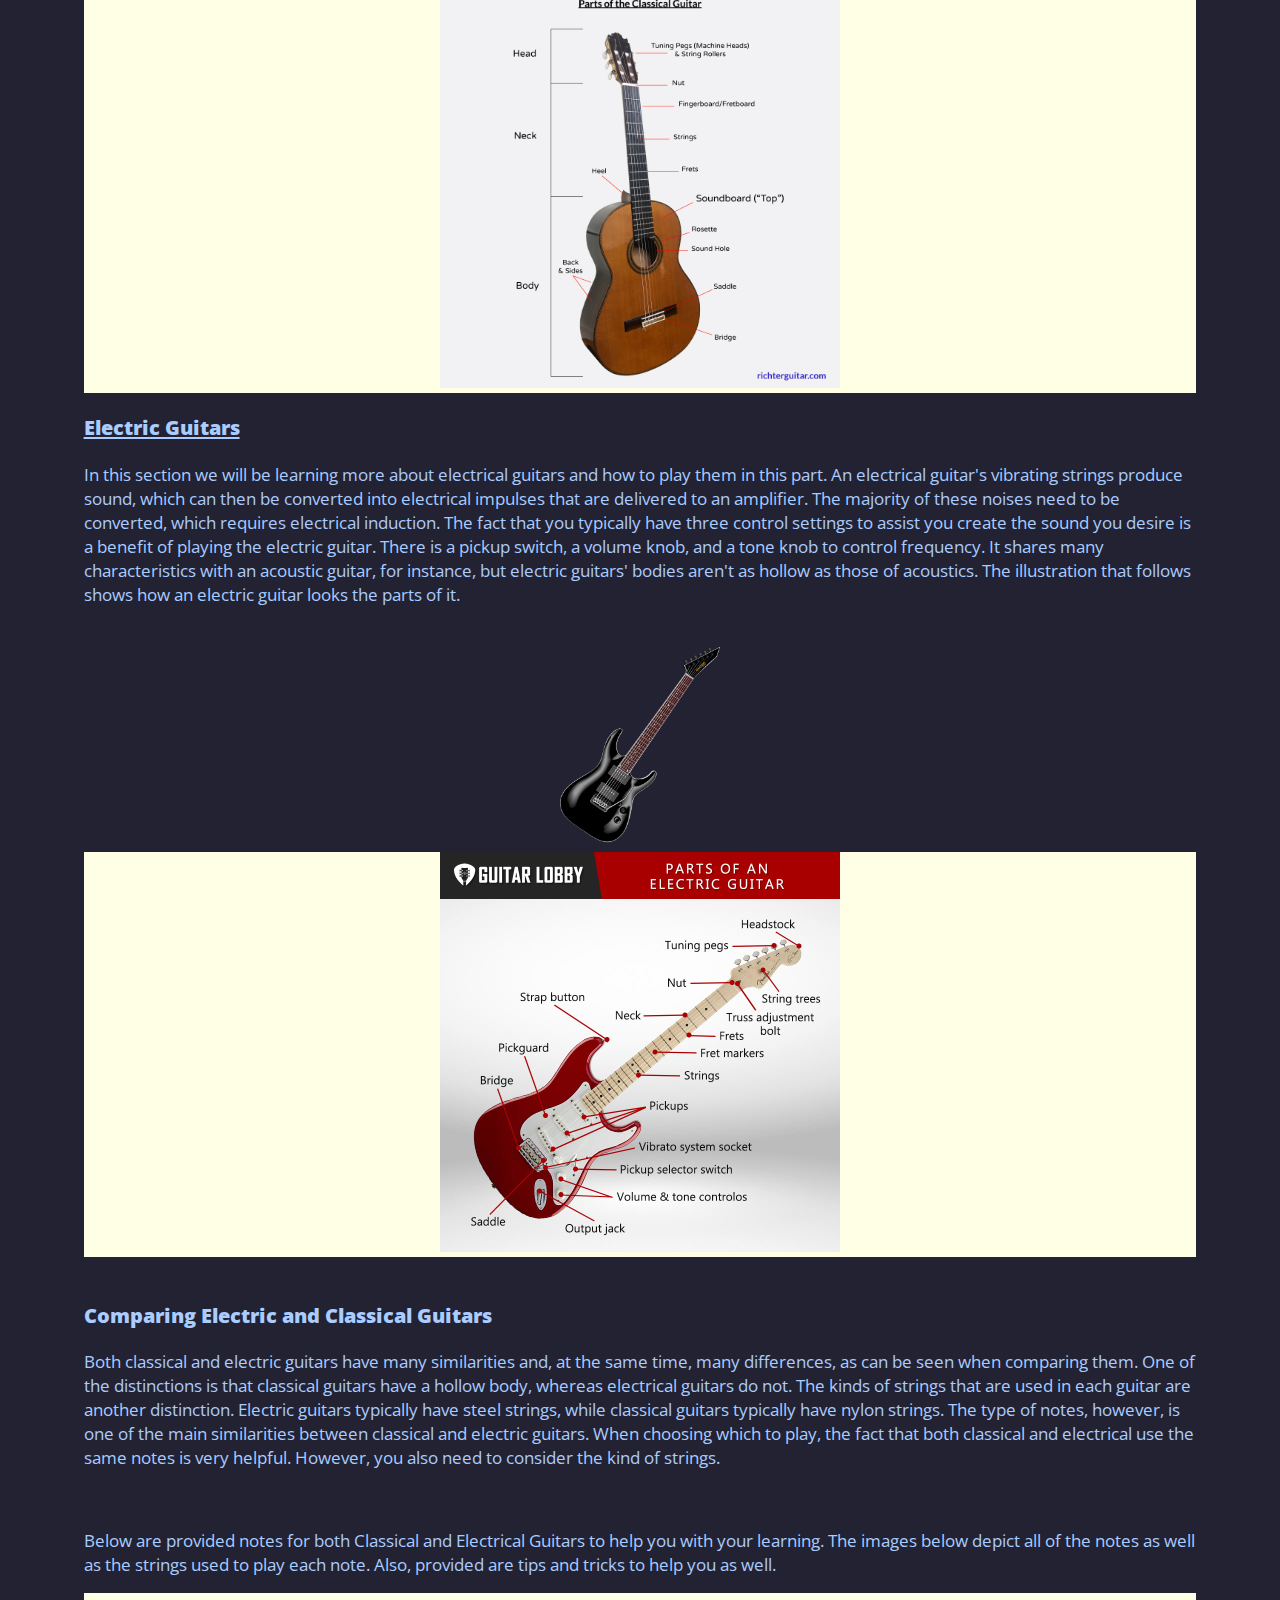
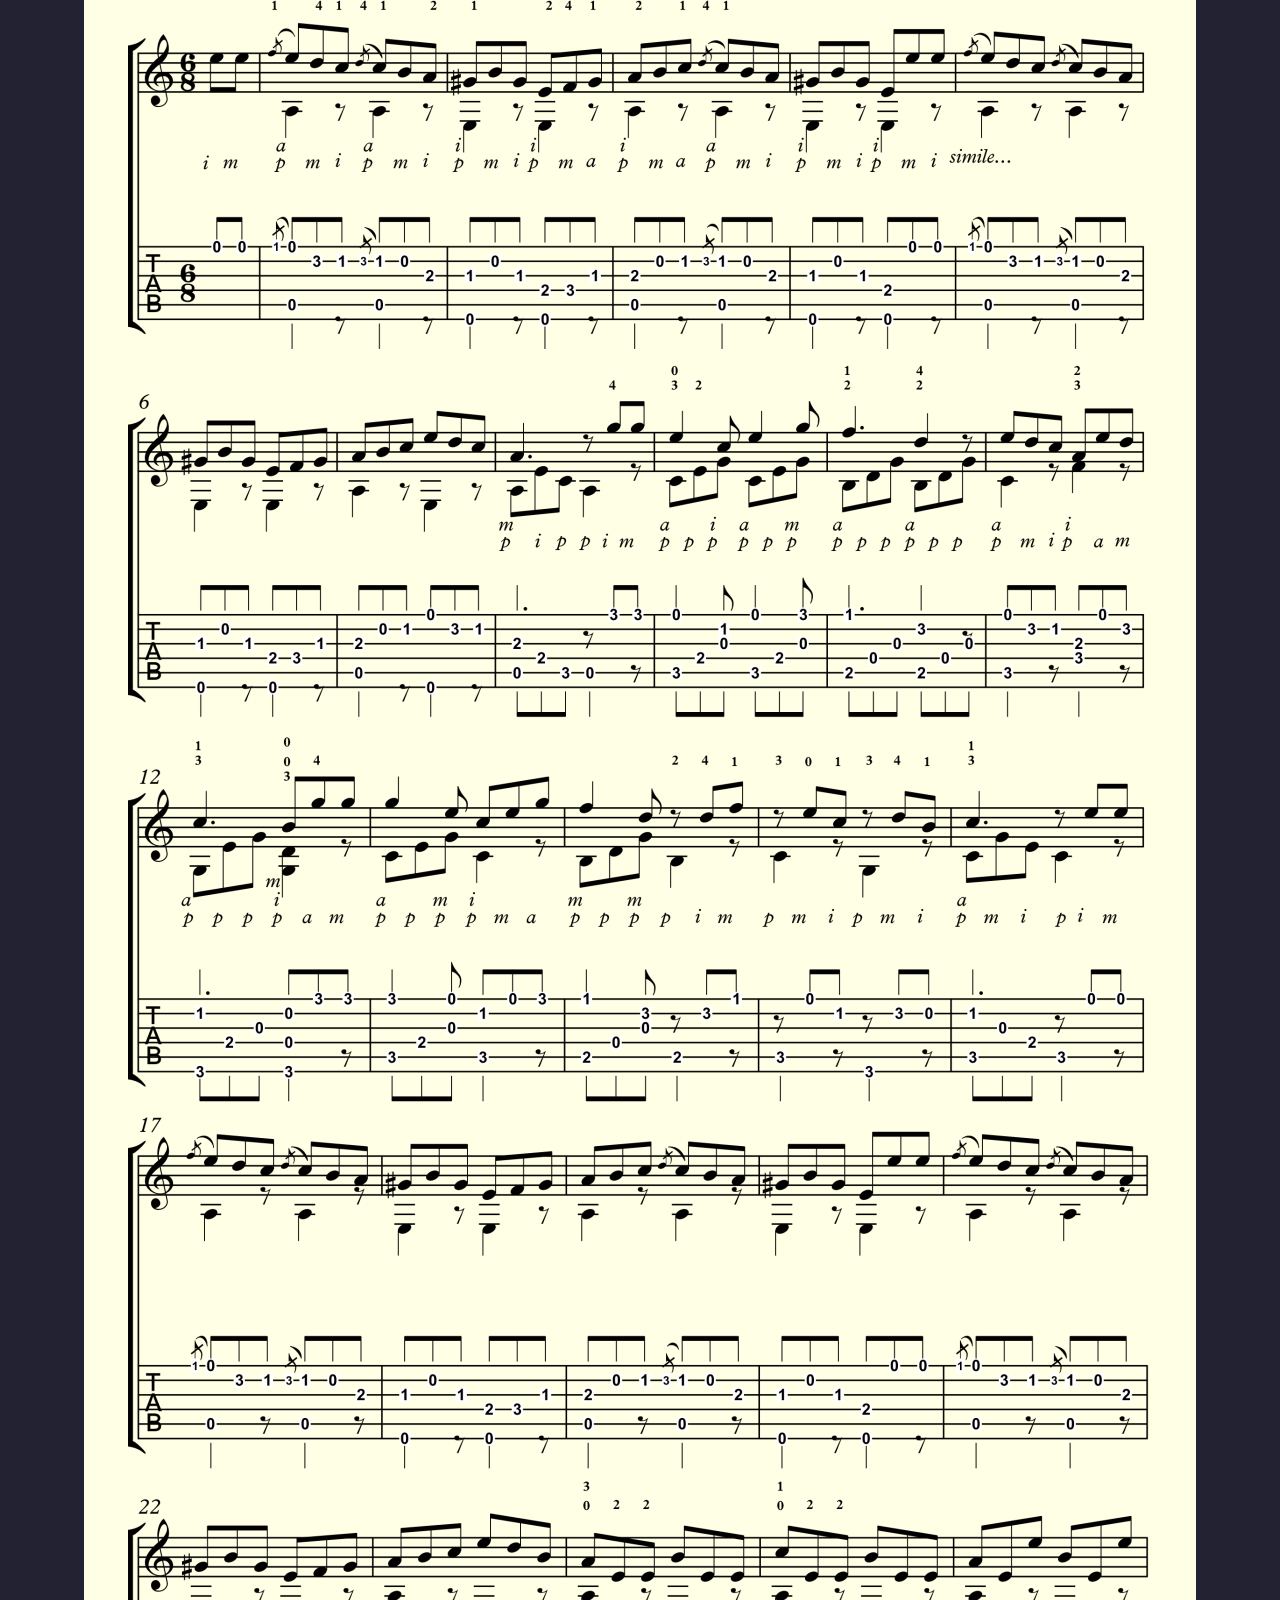
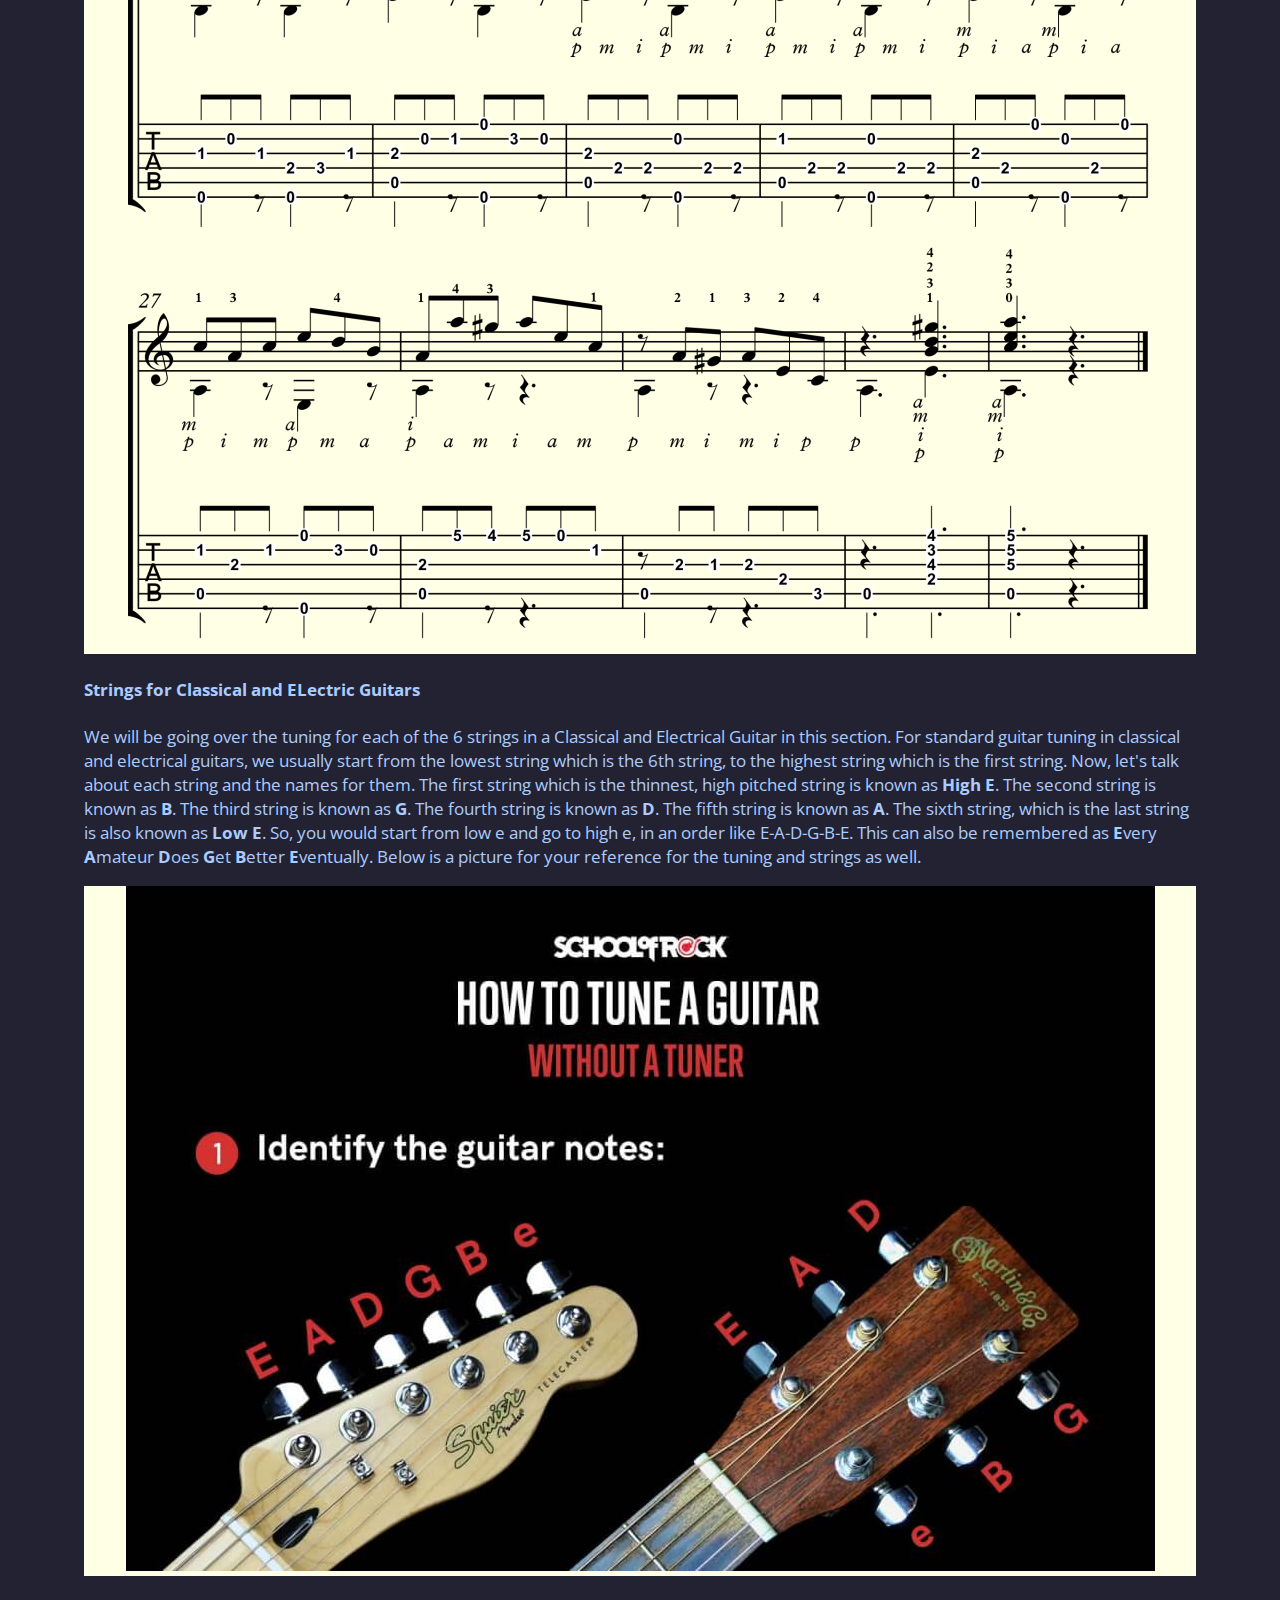
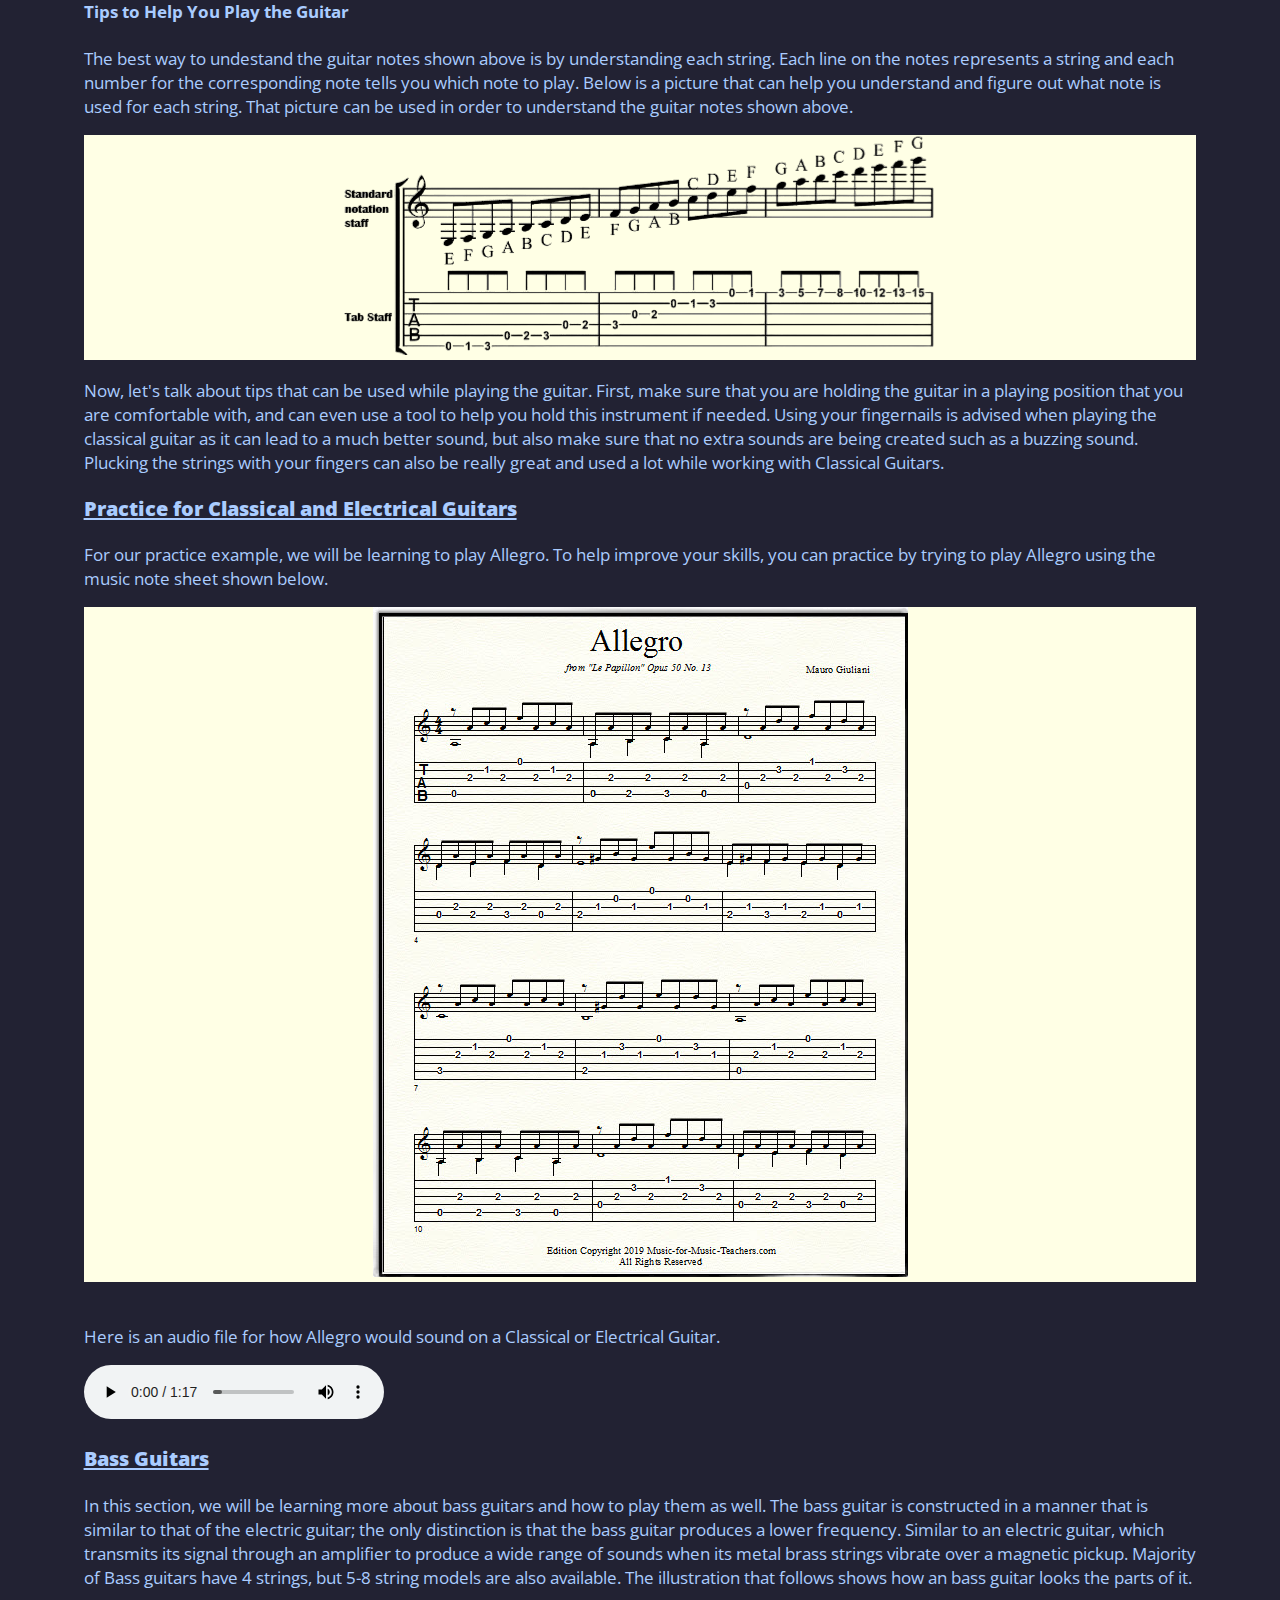
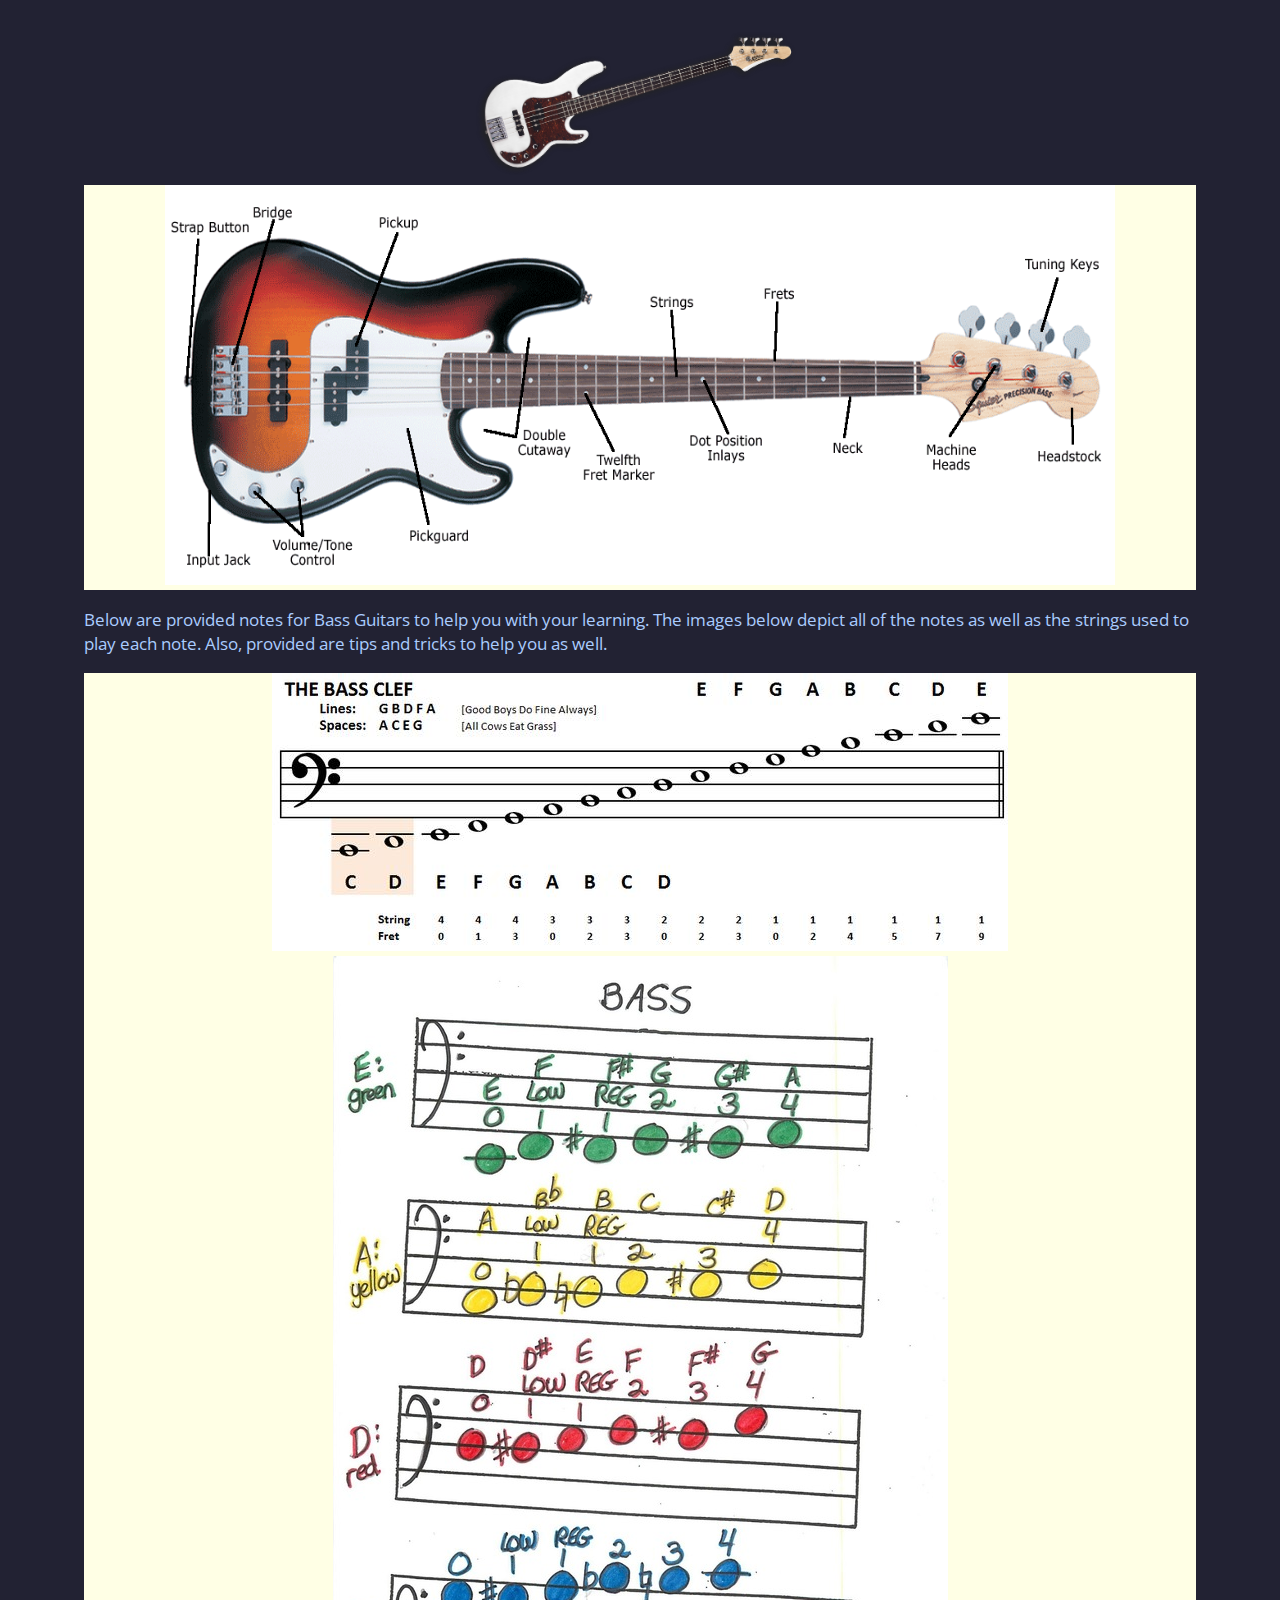
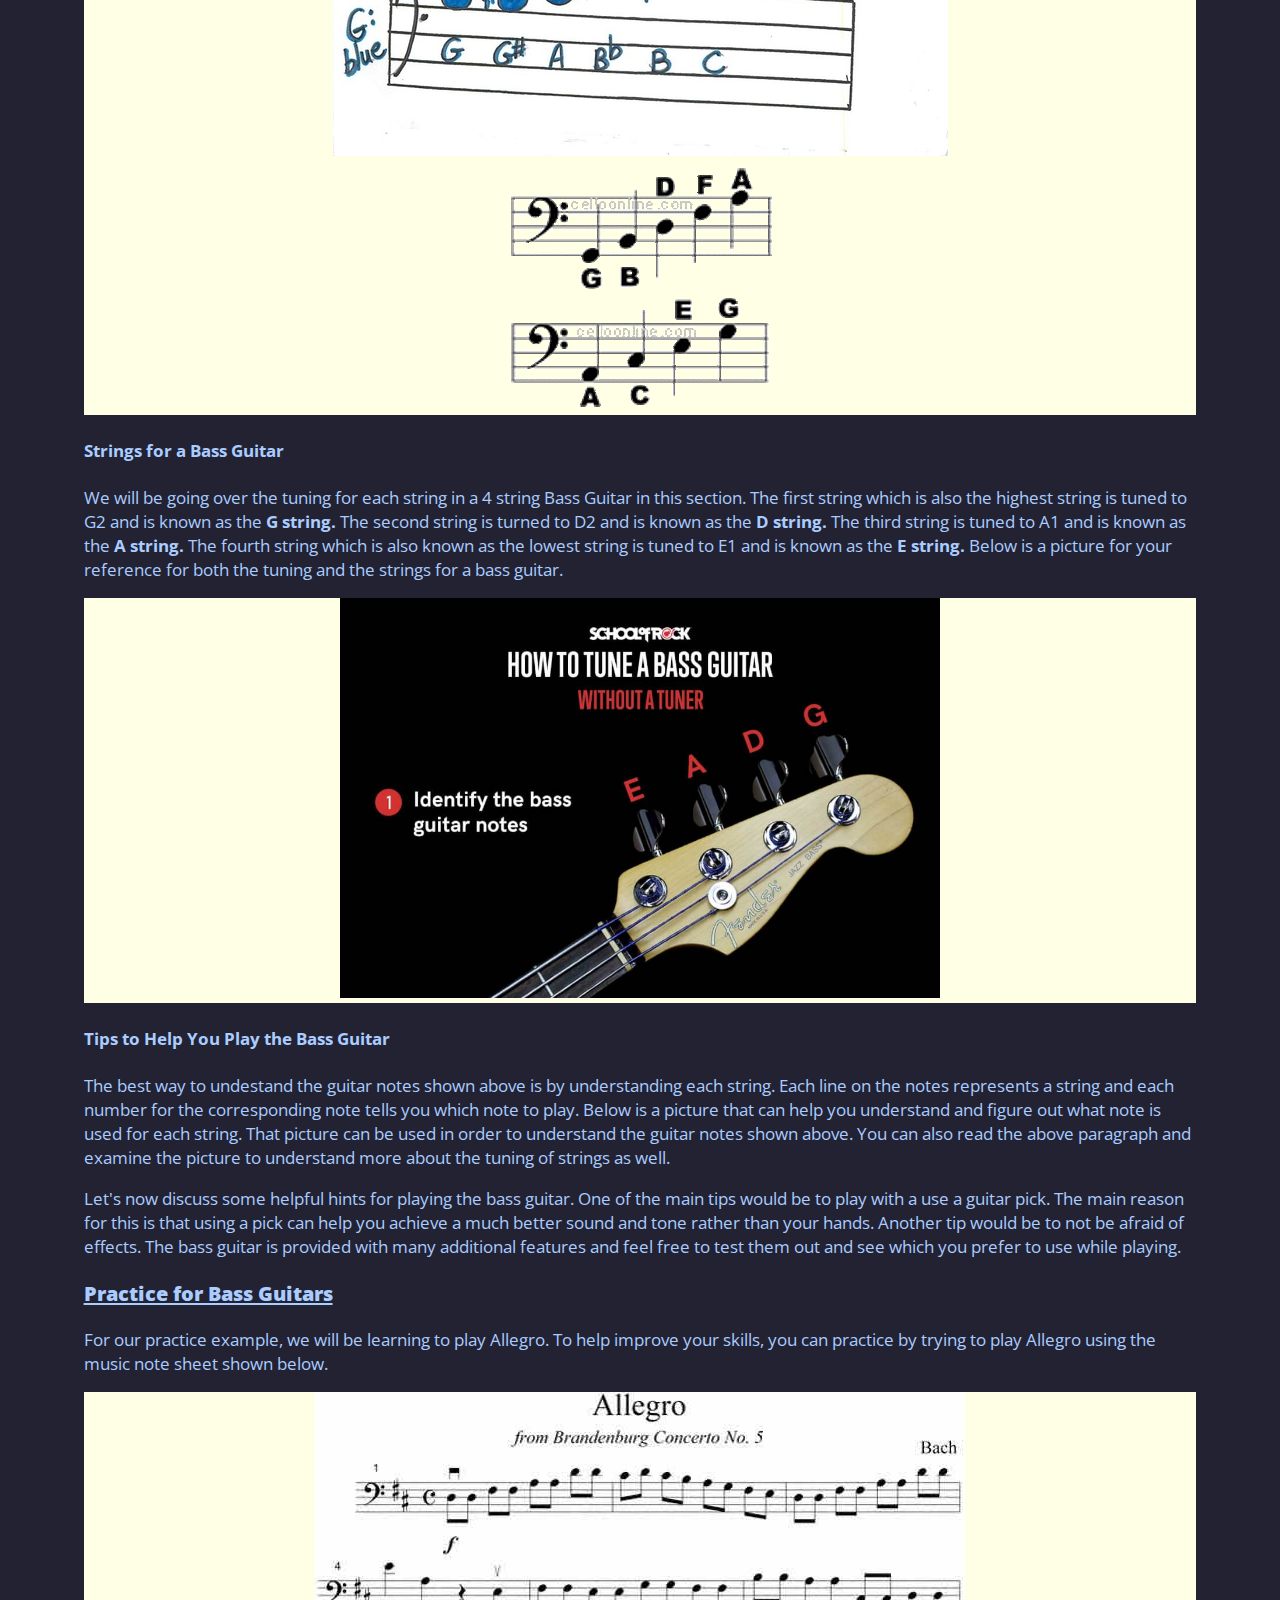
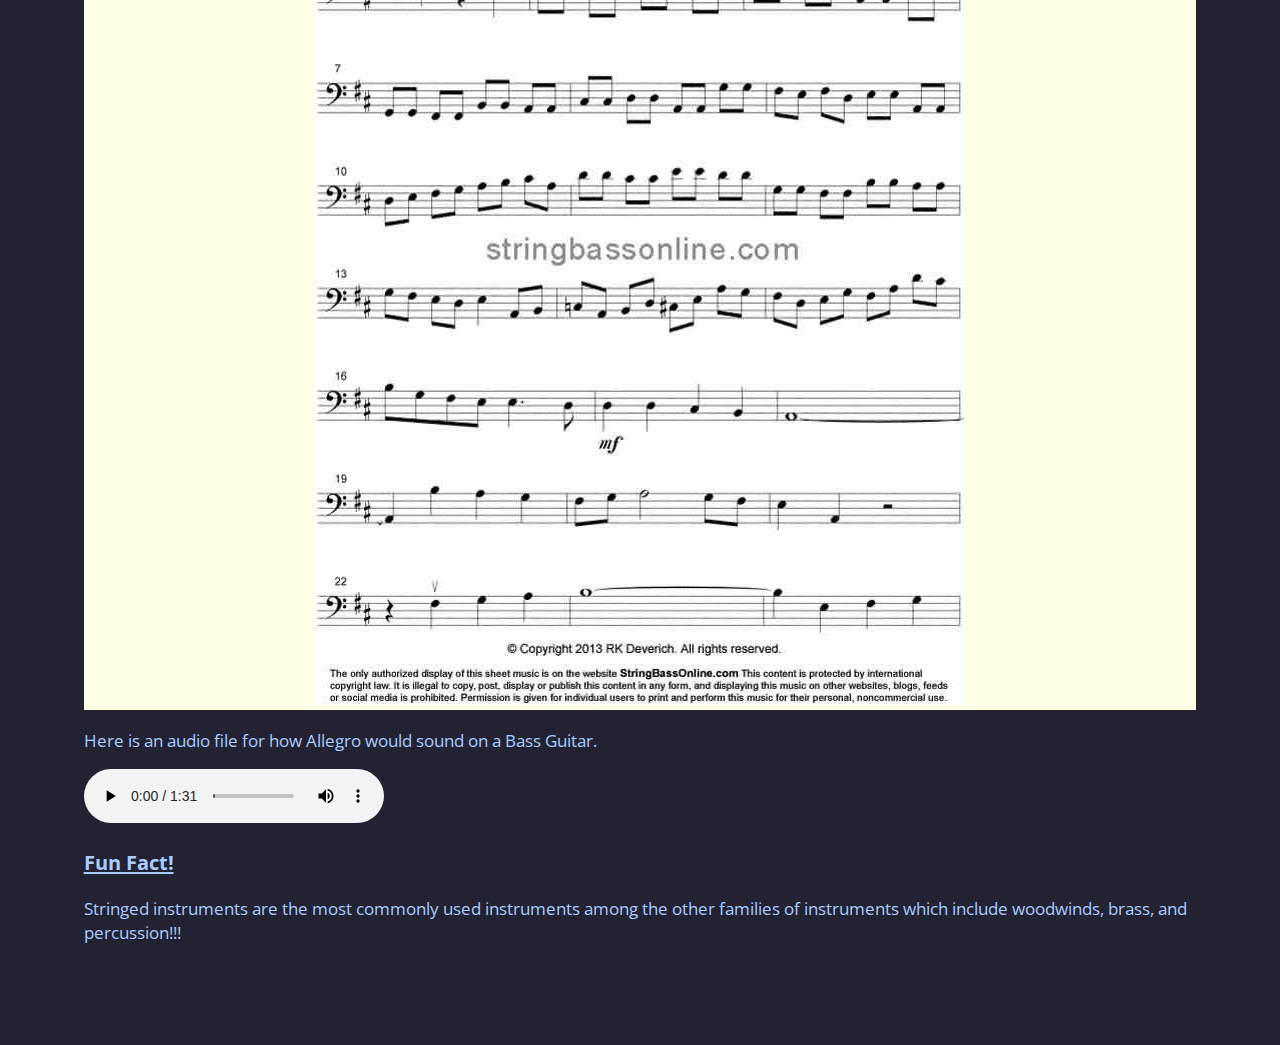
<file: Main Instrument Page/Guitar and Trombone/Guitar.html>
<!DOCTYPE html>
<html>

<head>
    <title>Guitar Learning Page</title>
    <link rel="stylesheet" type="text/css" href="Guitar.css">
</head>

<body>
    <div class="header">
        <img id="banner" src="Images/banner.png" alt="banner" height="200" width="1000">
        <div class="banner-text">
            <p>Learning the Guitar</p>
        </div>
    </div>
    <div id="opening">
        <img src="Images/Guitars.jpg" height=300>
    </div>

    <h2><strong><u>HISTORY OF THE GUITAR</u></strong></h2>
    <div id="spain">
        <h3><strong>Origin of the Guitar</strong></h3>
        <p>The guitar was invented in early 16th century in Spain and was much narrower and deeper than the guitar we
            know today. In the 16th century, the original guitar had four string courses, three double and one single.
            The original guitar was also tuned C-F-A-D' for the four string courses. This original guitar also had a top
            course single that ran from a violin-like pegbox to a glued-to-the-soundboard tension bridge, or belly,
            which greatly improved the guitar's performance. Many people contributed to the development of this original
            guitar, including Alonso Mudarra, Miguel de Fuenllana, Juan Vasquez, Melchiore de Barberiis, Iutenist
            Alberto da Ripa, Adrian Le Roy, Guillaume de Morlaye, and Pierre Phalese.</p>
    </div>
    <div id="original">
        <h3><strong>The Development of the Guitar</strong></h3>
        <p>With the invention of the guitar came many new developments. Following the invention of the guitar, a fifth
            course of strings was added later in the 16th century. In the 16th century, the violin-type pegbox was
            replaced by a flat reflexed head with rear tuning pegs. Later, in the 18th century a sixth course was even
            added to the guitar, and metal frets replaced tied-on gut frets for the guitar. The nineteenth century also
            saw the replacement of tuning pegs with metal screws and the placement of the fingerboard above the level of
            the belly. We even saw changes in body shape, with the body becoming wider and shallower to help increase
            sonority. Nowadays, we distinguish between two types of guitars: Dreadnoughts and Concert guitars.
            Dreadnought guitars have a larger and broader shape than concert guitars, which are smaller and narrower.
            Dreadnought guitars are typically used in bands, concerts, and other loud events. Concert guitars are used
            for practicing on your own, or for any other purpose that requires a quiet sound. </p>
    </div>
    <div id="difference">
        <h2><strong><u>TYPES OF GUITARS</u></strong></h2>
        <p>From the 16th century to the present, many different types of guitars have been invented. Classical guitars,
            Acoustic guitars, Flamenco guitars, Electric guitars, Electro-acoustic guitars, Bass guitars, Hallow-body
            guitars, Semi-hallow guitars, Lab Steel guitars, and Pedal Steel guitars are among the various guitar types.
            We will be going in-depth by covering more about Classical, Electric, and Bass guitars. </p>
    </div>
    <div id="Classical">
        <h3><u>Classical Guitars</u></h3>
        <p>In this section, we'll go over Classical Guitars in greater detail and learn how to play them. Let's start
            with a definition of Classical Guitars. Classic Guitars are guitars which consist of 6 strings, sound hole,
            several frets, and many other components which are also included in other guitars. Unlike other guitars
            classic guitars strings are made of nylon, the body is more hollow, and the neck is slightly shorter while
            the fretboard is wider. The image below depicts what a classic guitar would look like and the parts of it.
        </p><br>
        <div id="guitarimages">
            <img src="Images/ClassicGuitar.png" height="200"><br>
        </div>
        <div class="images">
            <img src="Images/classicalanatomy.jpg" height="400">
        </div>

        <div id="electrical">
            <h3><strong><u>Electric Guitars</u></strong></h3>
            <p>In this section we will be learning more about electrical guitars and how to play them in this part. An
                electrical guitar's vibrating strings produce sound, which can then be converted into electrical
                impulses that are delivered to an amplifier.
                The majority of these noises need to be converted, which requires electrical induction.
                The fact that you typically have three control settings to assist you create the sound you desire is a
                benefit of playing the electric guitar.
                There is a pickup switch, a volume knob, and a tone knob to control frequency. It shares many
                characteristics with an acoustic guitar, for instance, but electric guitars' bodies aren't as hollow as
                those of acoustics.
                The illustration that follows shows how an electric guitar looks the parts of it.</p><br>
            <div id="guitarimages">
                <img src="Images/electricalguitar.png" height="200"><br>
            </div>
            <div class="images">
                <img src="Images/electricalanatomy.jpg" height="400">
            </div>
        </div>

        <br>
        <h3><strong>Comparing Electric and Classical Guitars</strong></h3>
        <p>Both classical and electric guitars have many similarities and, at the same time, many differences, as can be
            seen when comparing them.
            One of the distinctions is that classical guitars have a hollow body, whereas electrical guitars do not.
            The kinds of strings that are used in each guitar are another distinction. Electric guitars typically have
            steel strings, while classical guitars typically have nylon strings.
            The type of notes, however, is one of the main similarities between classical and electric guitars. When
            choosing which to play, the fact that both classical and electrical use the same notes is very helpful.
            However, you also need to consider the kind of strings.</p><br>

        <p>Below are provided notes for both Classical and Electrical Guitars to help you with your learning. The images
            below depict all
            of the notes as well as the strings used to play each note. Also, provided are tips and tricks to help you
            as well.</p>
        <div class="images">
            <img src="Images/ClassicalGuitars1stpic.png">
            <img src="Images/ClassicalGuitars2ndpic.png">
            <img src="Images/ClassicalGuitars3rdpic.png">
            <img src="Images/ClassicalGuitars4thpic.png">
            <img src="Images/ClassicalGuitars5thpic.png">
            <img src="Images/ClassicalGuitars6thpic.png">
        </div>
        <h4>Strings for Classical and ELectric Guitars</h4>
        <p>We will be going over the tuning for each of the 6 strings in a Classical and Electrical Guitar in this
            section.
            For standard guitar tuning in classical and electrical guitars, we usually start from the lowest string
            which is the 6th string, to the highest string which is the first string.
            Now, let's talk about each string and the names for them. The first string which is the thinnest, high
            pitched string is known as <strong>High E</strong>.
            The second string is known as <strong>B</strong>. The third string is known as <strong>G</strong>. The
            fourth string is known as <strong>D</strong>.
            The fifth string is known as <strong>A</strong>. The sixth string, which is the last string is also known as
            <strong>Low E</strong>. So, you would start from low e and go to high e, in an order like E-A-D-G-B-E.
            This can also be remembered as <strong>E</strong>very <strong>A</strong>mateur <strong>D</strong>oes
            <strong>G</strong>et <strong>B</strong>etter <strong>E</strong>ventually. Below is a picture for your
            reference
            for the tuning and strings as well.
        </p>
        <div class="images">
            <img src="Images/guitartuning.jpg">
        </div>

        <h4>Tips to Help You Play the Guitar</h4>
        <p>The best way to undestand the guitar notes shown above is by understanding each string. Each line on the
            notes represents a string and each number for the corresponding note tells you which note to play. Below is
            a picture that can help you understand and figure out what note is used for each string. That picture can be
            used in order to understand the guitar notes shown above.</p>
        <div class="images">
            <img src="Images/Notes.gif">
        </div>

        <p>Now, let's talk about tips that can be used while playing the guitar. First, make sure that you are holding
            the guitar in a playing position that you are comfortable with, and can even use a tool to help you hold
            this instrument if needed. Using your fingernails is advised when playing the classical guitar as it can
            lead to a much better sound, but also make sure that no extra sounds are being created such as a buzzing
            sound. Plucking the strings with your fingers can also be really great and used a lot while working with
            Classical Guitars.</p>
    </div>

    <div id="practice">
        <h3><strong><u>Practice for Classical and Electrical Guitars</u></strong></h3>
        <p>For our practice example, we will be learning to play Allegro. To help improve your skills, you can practice
            by trying to play Allegro using the music note sheet shown below.</p>
        <div class="images">
            <img src="Images/Allegro-PhotoRoom.png">
        </div>
    </div><br>

    <p>Here is an audio file for how Allegro would sound on a Classical or Electrical Guitar.</p>
    </div id="audio">
    <audio controls>
        <source src="AllegroAudioFile.mp3" type="audio/ogg">
        Your browser does not support the audio element.
    </audio>
    </div>


    <div id="bass">
        <h3><strong><u>Bass Guitars</u></strong></h3>
        <p>In this section, we will be learning more about bass guitars and how to play them as well.
            The bass guitar is constructed in a manner that is similar to that of the electric guitar; the only
            distinction is that the bass guitar produces a lower frequency.
            Similar to an electric guitar, which transmits its signal through an amplifier to produce a wide range of
            sounds when its metal brass strings vibrate over a magnetic pickup.
            Majority of Bass guitars have 4 strings, but 5-8 string models are also available. The illustration that
            follows shows how an bass guitar looks the parts of it.</p><br>
        <div id="guitarimages">
            <img src="Images/bass.png" height="150"><br>
        </div>
        <div class="images">
            <img src="Images/bassanatomy.png" height="400" width="950">
        </div>
        <p>Below are provided notes for Bass Guitars to help you with your learning. The images below depict all
            of the notes as well as the strings used to play each note. Also, provided are tips and tricks to help you
            as well.</p>
        <div class="images">
            <img src="Images/bassguitar.jpg">
            <img src="Images/bassnotes.jpg"><br>
            <img src="Images/bassguitarnotes1.gif"><br>
            <img src="Images/bassguitarnotes2.gif">
        </div>
        <h4>Strings for a Bass Guitar</h4>
        <p>We will be going over the tuning for each string in a 4 string Bass Guitar in this section.
            The first string which is also the highest string is tuned to G2 and is known as the <strong>G
                string.</strong>
            The second string is turned to D2 and is known as the <strong>D string.</strong>
            The third string is tuned to A1 and is known as the <strong>A string.</strong>
            The fourth string which is also known as the lowest string is tuned to E1 and is known as the <strong>E
                string.</strong>
            Below is a picture for your reference for both the tuning and the strings for a bass guitar.
        </p>
        <div class="images">
            <img src="Images/bassguitartuning.jpg" height="400">
        </div>

        <h4>Tips to Help You Play the Bass Guitar</h4>
        <p>The best way to undestand the guitar notes shown above is by understanding each string. Each line on the
            notes represents a string and each number for the corresponding note tells you which note to play. Below is
            a picture that can help you understand and figure out what note is used for each string. That picture can be
            used in order to understand the guitar notes shown above. You can also read the above paragraph and examine
            the picture to understand
            more about the tuning of strings as well.</p>

        <p>Let's now discuss some helpful hints for playing the bass guitar. One of the main tips would be to play with
            a use a guitar pick.
            The main reason for this is that using a pick can help you achieve a much better sound and tone rather than
            your hands. Another tip would be to not be afraid of effects.
            The bass guitar is provided with many additional features and feel free to test them out and see which you
            prefer to use while playing.
        </p>

        <div id="practice">
            <h3><strong><u>Practice for Bass Guitars</u></strong></h3>
            <p>For our practice example, we will be learning to play Allegro. To help improve your skills, you can
                practice
                by trying to play Allegro using the music note sheet shown below.</p>
            <div class="images">
                <img src="Images/bassallegro.jpg">
            </div>
            <p>Here is an audio file for how Allegro would sound on a Bass Guitar.</p>
        </div id="audio">
        <audio controls>
            <source src="AllegroBassGuitarFile.mp3" type="audio/ogg">
            Your browser does not support the audio element.
        </audio>
    </div>
    </div>
    </div>

    <h3><u>Fun Fact!</u></h3>
    <p>Stringed instruments are the most commonly used instruments among the other families of instruments which
        include woodwinds, brass, and percussion!!!</p>
</body>

</html>
</file>
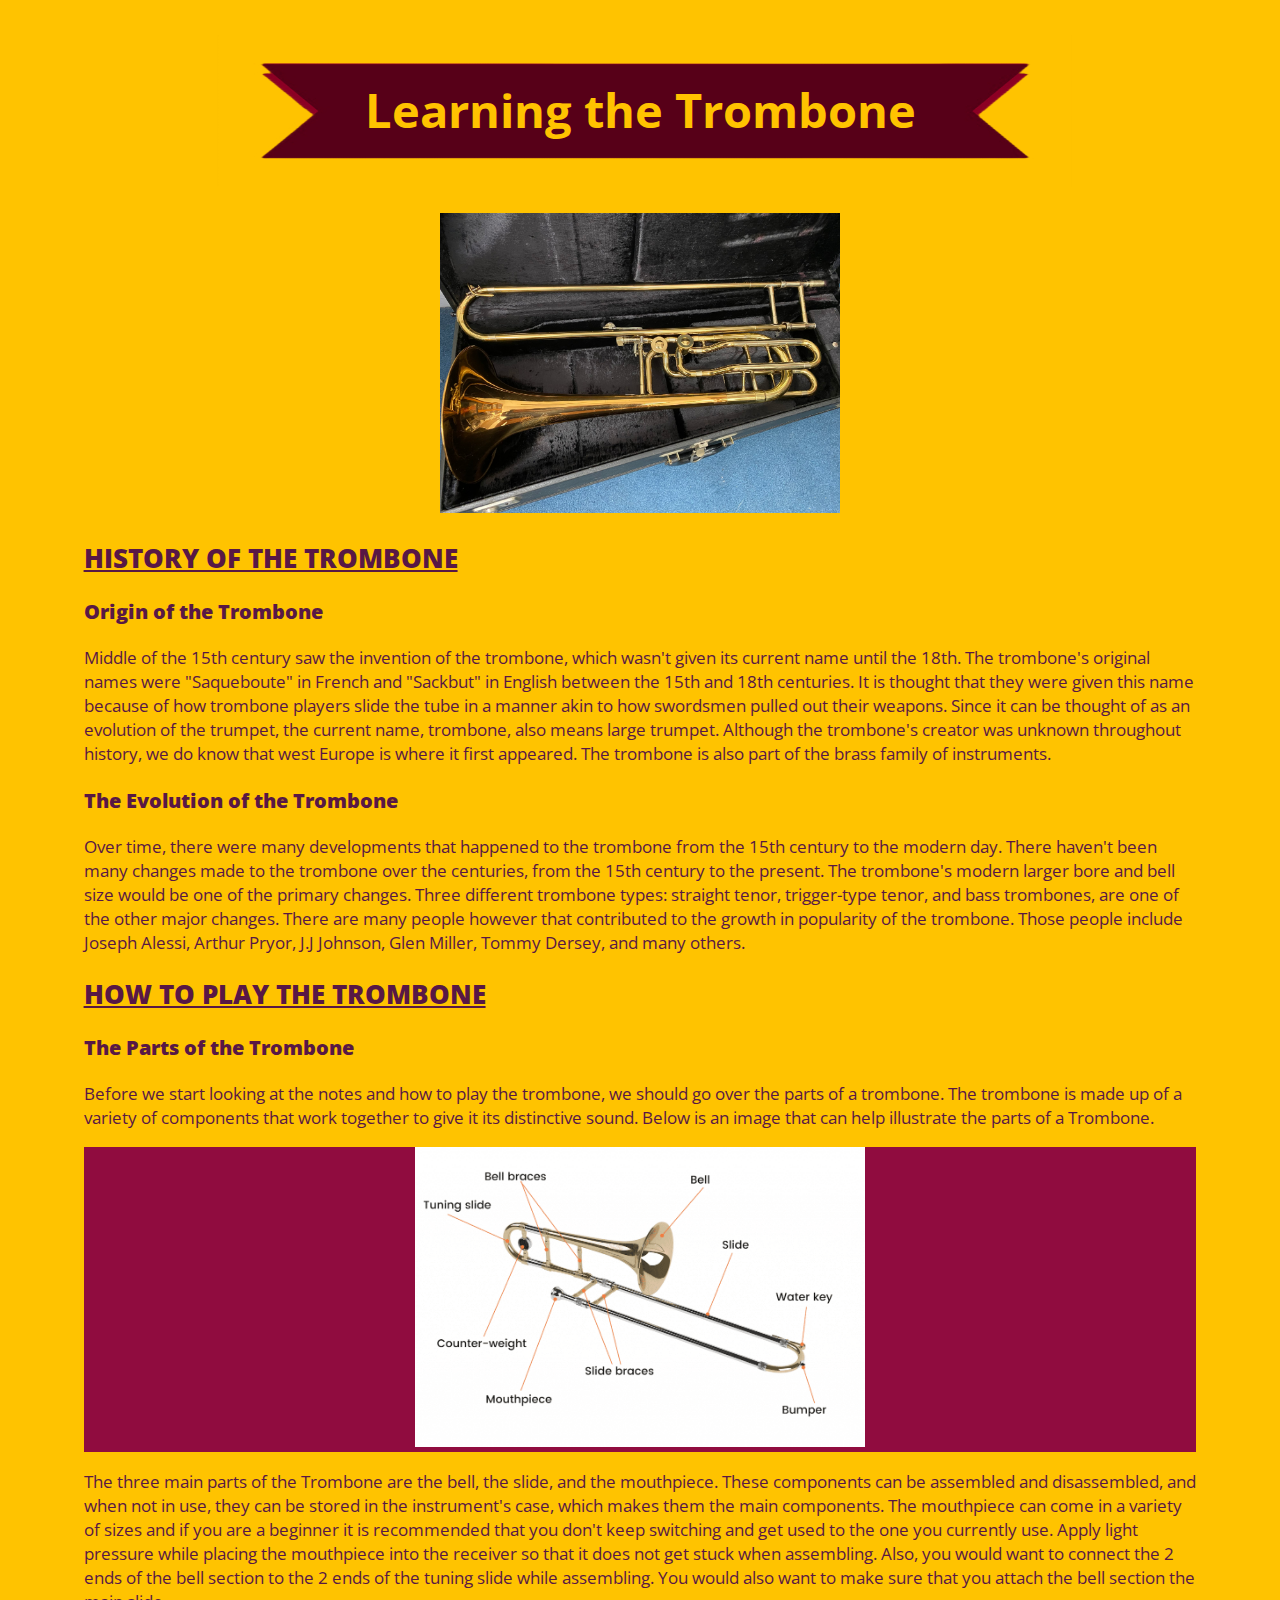
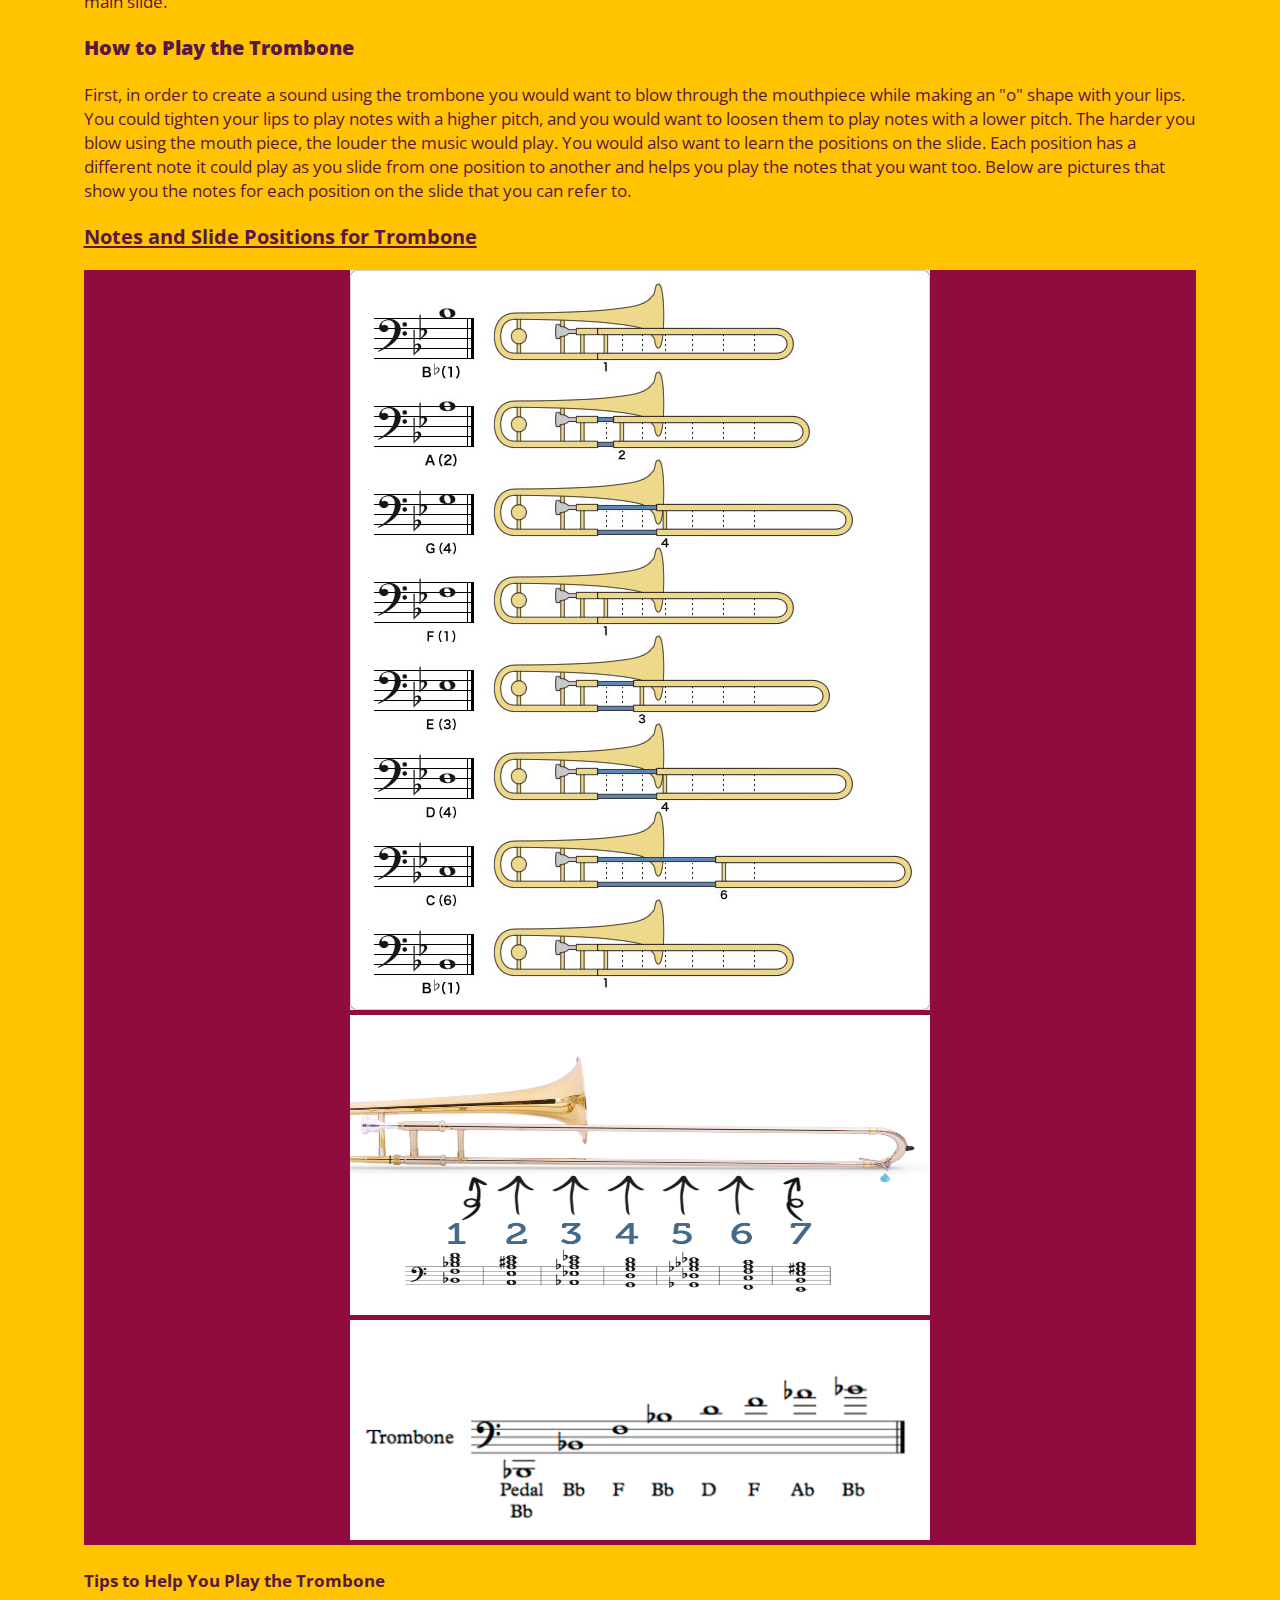
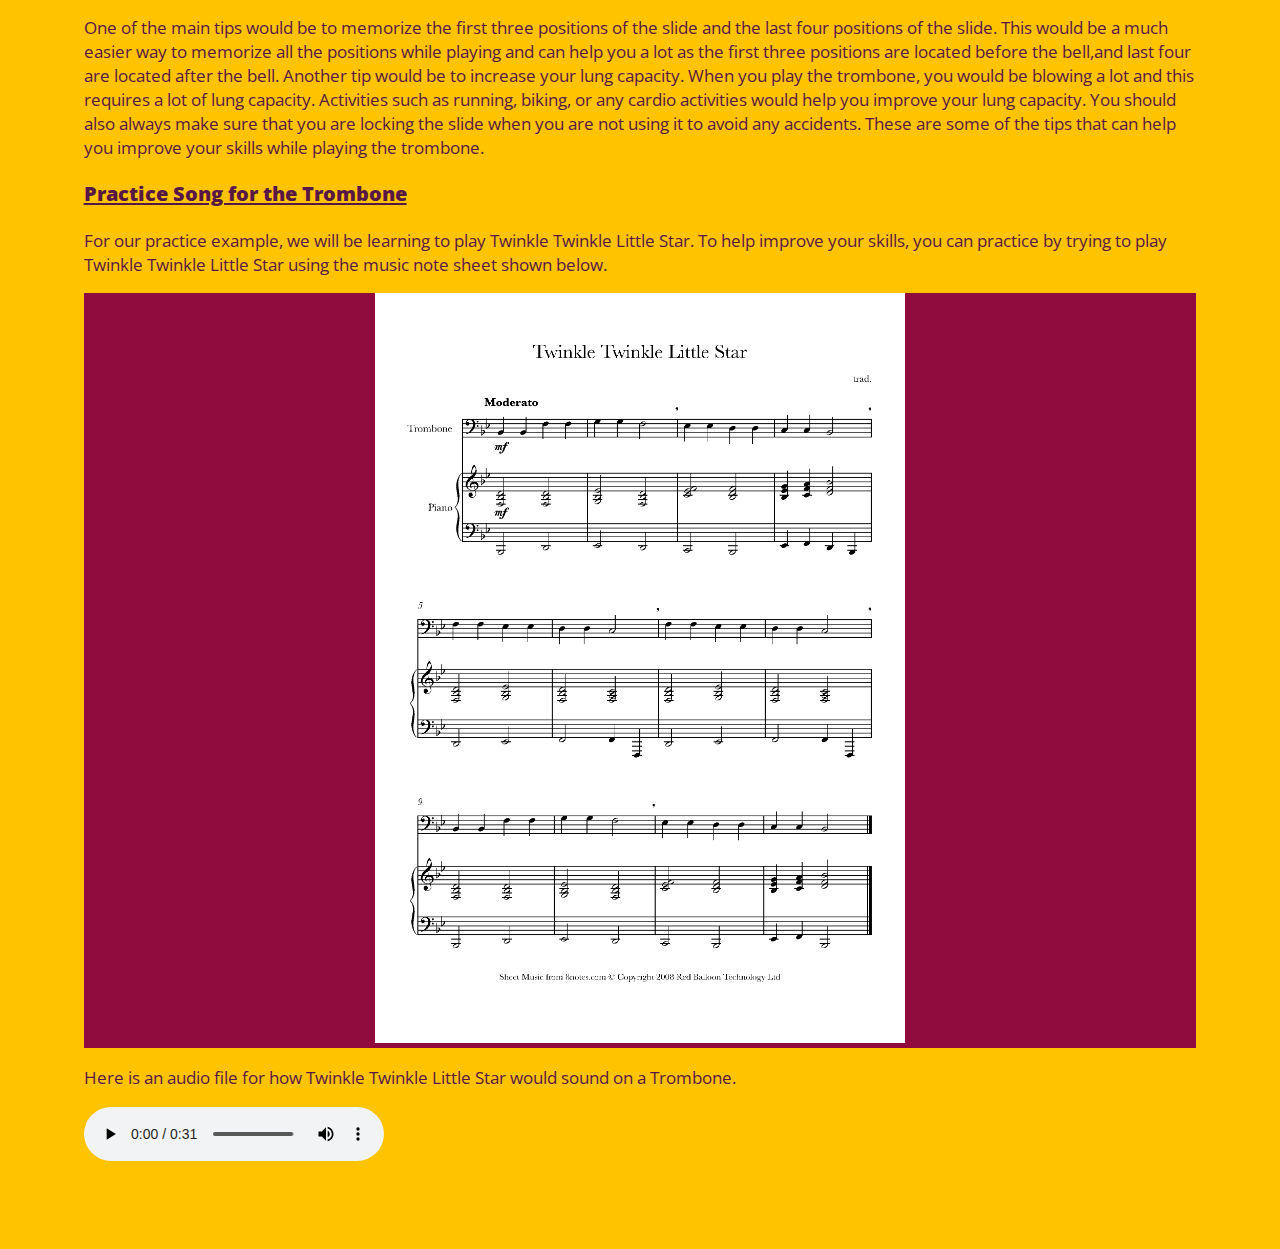
<file: Main Instrument Page/Guitar and Trombone/Trombone.html>
<!DOCTYPE html>
<html>

<head>
    <title>Trombone Learning Page</title>
    <link rel="stylesheet" type="text/css" href="Trombone.css">
</head>

<body>
    <div class="header">
        <img id="banner" src="Images/banner2.png" alt="banner" height="200" width="1100">
        <div class="banner-text">
            <p>Learning the Trombone</p>
        </div>
    </div>
    <div id="opening">
        <img src="Images/trombone.jpg" height=300>
    </div>

    <h2><strong><u>HISTORY OF THE TROMBONE</u></strong></h2>
    <div id="origin">
        <h3><strong>Origin of the Trombone</strong></h3>
        <p>Middle of the 15th century saw the invention of the trombone, which wasn't given its current name until the
            18th.
            The trombone's original names were "Saqueboute" in French and "Sackbut" in English between the 15th and 18th
            centuries.
            It is thought that they were given this name because of how trombone players slide the tube in a manner akin
            to how swordsmen pulled out their weapons.
            Since it can be thought of as an evolution of the trumpet, the current name, trombone, also means large
            trumpet.
            Although the trombone's creator was unknown throughout history, we do know that west Europe is where it
            first appeared.
            The trombone is also part of the brass family of instruments.</p>
    </div>

    <div id="development">
        <h3><strong>The Evolution of the Trombone</strong></h3>
        <p>Over time, there were many developments that happened to the trombone from the 15th century to the modern
            day.
            There haven't been many changes made to the trombone over the centuries, from the 15th century to the
            present.
            The trombone's modern larger bore and bell size would be one of the primary changes.
            Three different trombone types: straight tenor, trigger-type tenor, and bass trombones, are one of the other
            major changes.
            There are many people however that contributed to the growth in popularity of the trombone. Those people
            include Joseph Alessi, Arthur Pryor,
            J.J Johnson, Glen Miller, Tommy Dersey, and many others.</p>
    </div>

    <h2><strong><u>HOW TO PLAY THE TROMBONE</u></strong></h2>
    <div id="parts">
        <h3><strong>The Parts of the Trombone</strong></h3>
        <p> Before we start looking at the notes and how to play the trombone, we should go over the parts of a
            trombone.
            The trombone is made up of a variety of components that work together to give it its distinctive sound.
            Below is an image that can help illustrate the parts of a Trombone.</p>
    </div>
    <div class="images">
        <img src="Images/Tromboneparts.png" height="300">
    </div>
    <p> The three main parts of the Trombone are the bell, the slide, and the mouthpiece.
        These components can be assembled and disassembled, and when not in use, they can be stored in the instrument's
        case, which makes them the main components.
        The mouthpiece can come in a variety of sizes and if you are a beginner it is recommended that you don't keep
        switching and get used to the one you currently use.
        Apply light pressure while placing the mouthpiece into the receiver so that it does not get stuck when
        assembling.
        Also, you would want to connect the 2 ends of the bell section to the 2 ends of the tuning slide while
        assembling.
        You would also want to make sure that you attach the bell section the main slide.</p>
    <div id="How">
        <h3><strong>How to Play the Trombone</strong></h3>
        <p>First, in order to create a sound using the trombone you would want to blow through the mouthpiece while
            making an "o" shape with your lips.
            You could tighten your lips to play notes with a higher pitch, and you would want to loosen them to play
            notes with a lower pitch.
            The harder you blow using the mouth piece, the louder the music would play. You would also want to learn the
            positions on the slide.
            Each position has a different note it could play as you slide from one position to another and helps you
            play the notes that you want too.
            Below are pictures that show you the notes for each position on the slide that you can refer to.
        </p>
        <h3><u>Notes and Slide Positions for Trombone</u></h3>
        <div class="images">
            <img src="Images/trombonenotes.jpg"><br>
            <img src="Images/trombonenotes2.png" height="300" width="580"><br>
            <img src="Images/trombonenotesheet.png" width="580">
        </div>
    </div>
    <div id="tips">
        <h4>Tips to Help You Play the Trombone</h4>
        <p>One of the main tips would be to memorize the first three positions of the slide and the last four positions
            of the slide.
            This would be a much easier way to memorize all the positions while playing and can help you a lot as the
            first three positions are located before the bell,and last four are located after the bell.
            Another tip would be to increase your lung capacity. When you play the trombone, you would be blowing a lot
            and this requires a lot of lung capacity.
            Activities such as running, biking, or any cardio activities would help you improve your lung capacity.
            You should also always make sure that you are locking the slide when you are not using it to avoid any
            accidents.
            These are some of the tips that can help you improve your skills while playing the trombone.
        </p>
    </div>
    <div id="practice">
        <h3><strong><u>Practice Song for the Trombone</u></strong></h3>
        <p>For our practice example, we will be learning to play Twinkle Twinkle Little Star. To help improve your
            skills, you can practice
            by trying to play Twinkle Twinkle Little Star using the music note sheet shown below.</p>
        <div class="images">
            <img src="Images/twinkletwinkle.png" height="750">
        </div>
        <p>Here is an audio file for how Twinkle Twinkle Little Star would sound on a Trombone.</p>
    </div id="audio">
    <audio controls>
        <source src="TromboneAudioFile.mp3" type="audio/ogg">
        Your browser does not support the audio element.
    </audio>
    </div>
    </div>
    </div>

</html>
</file>
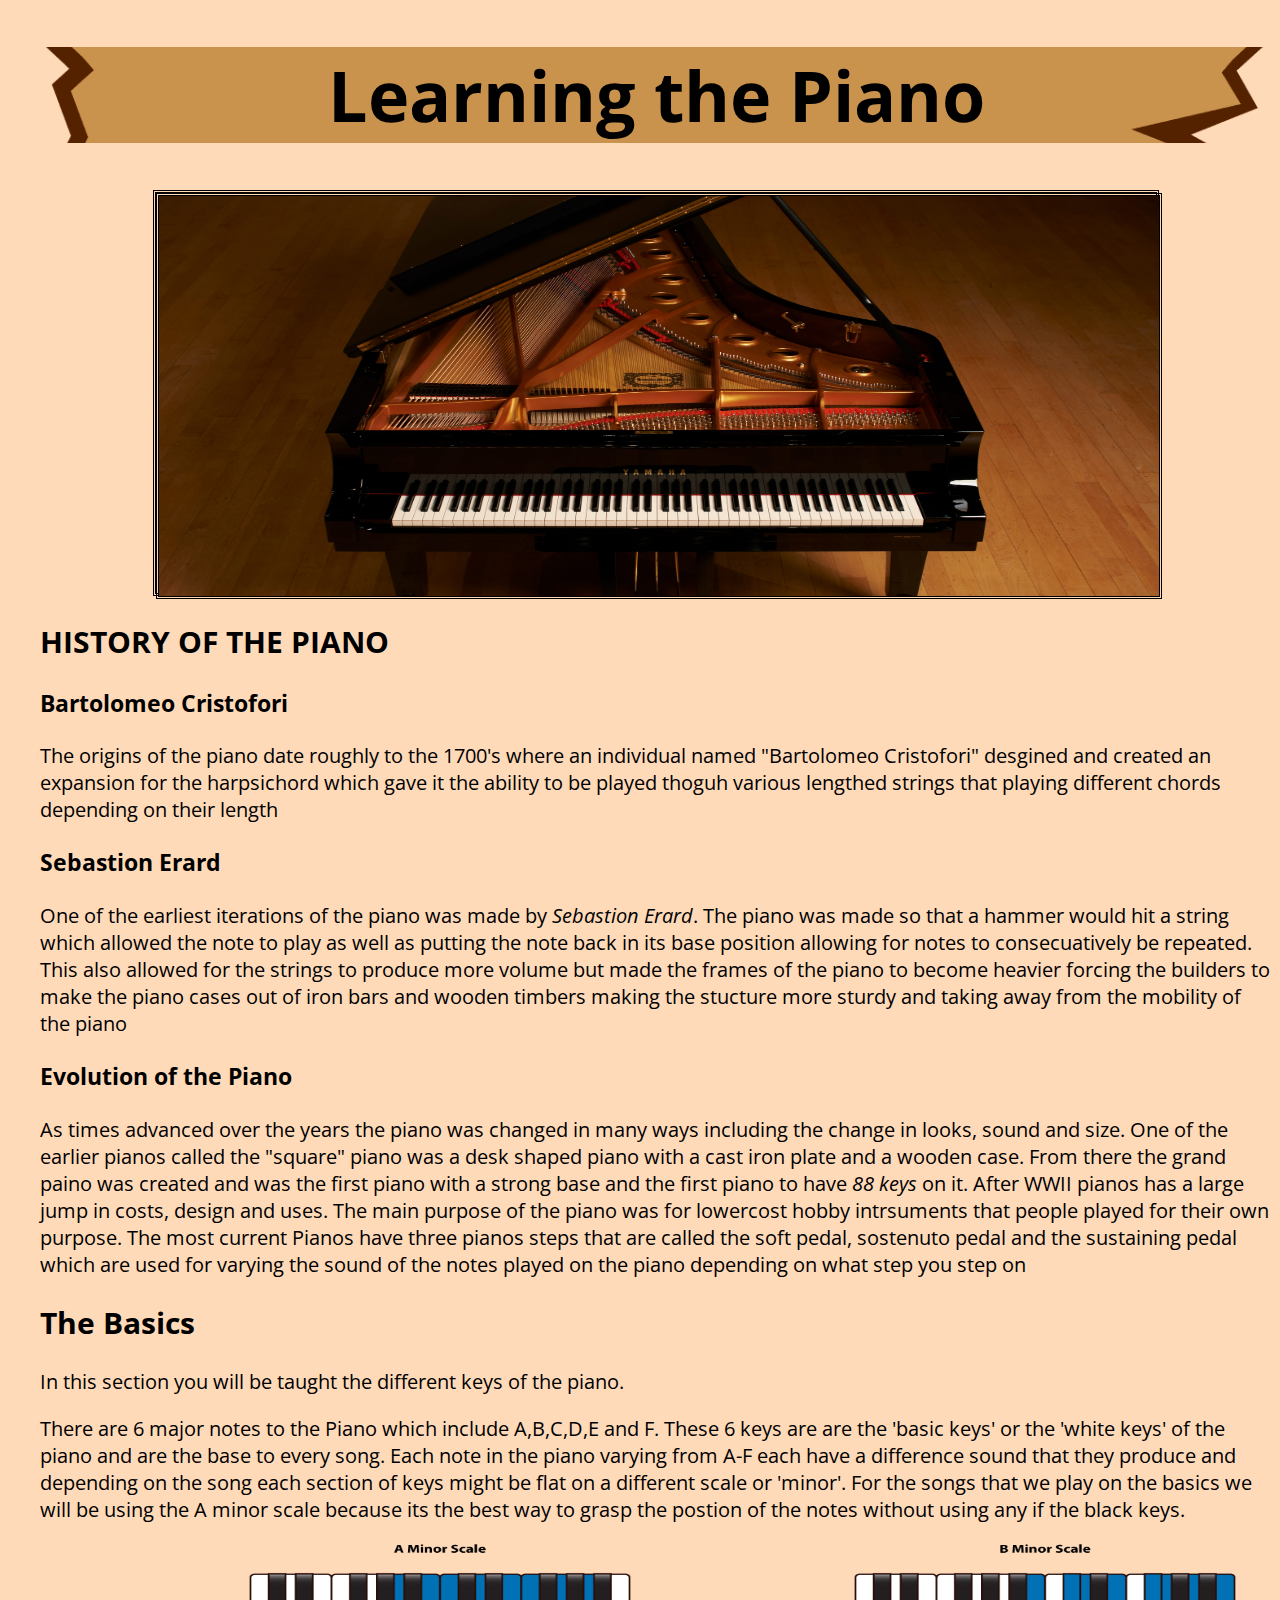
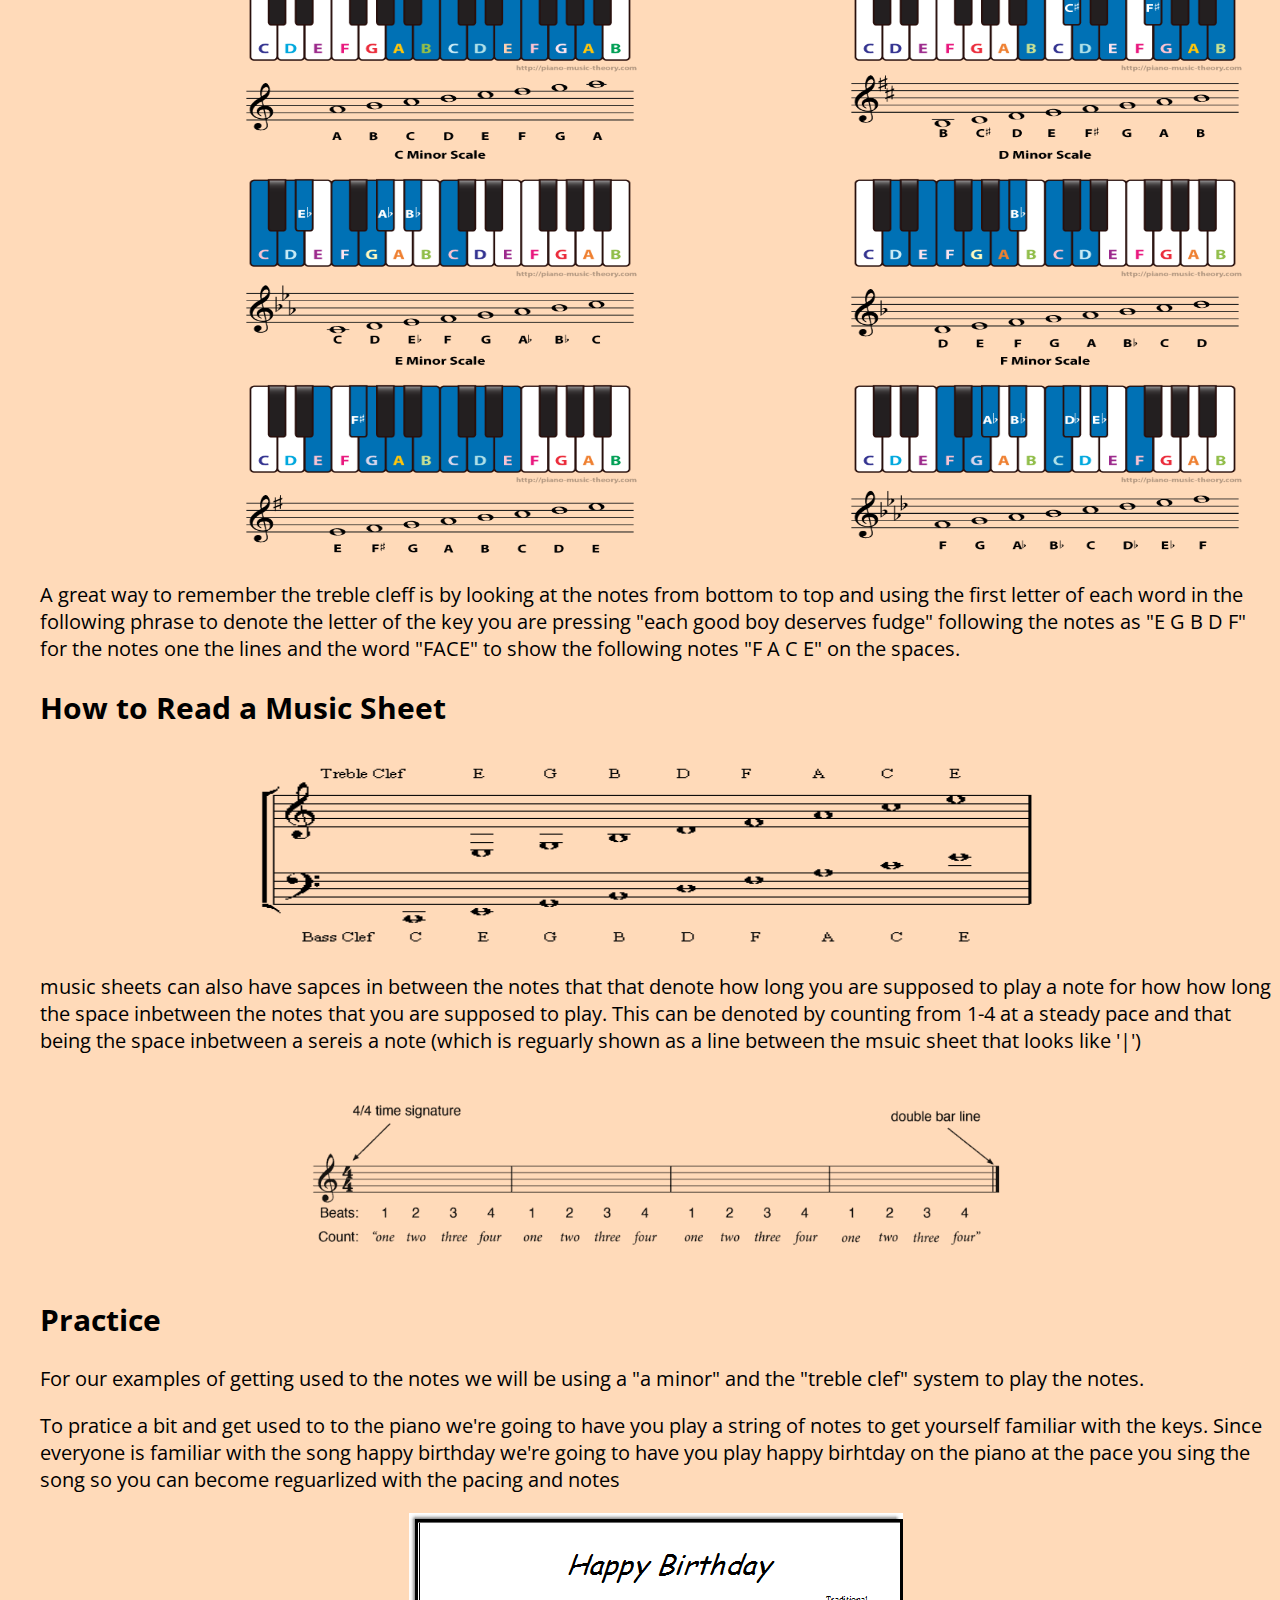
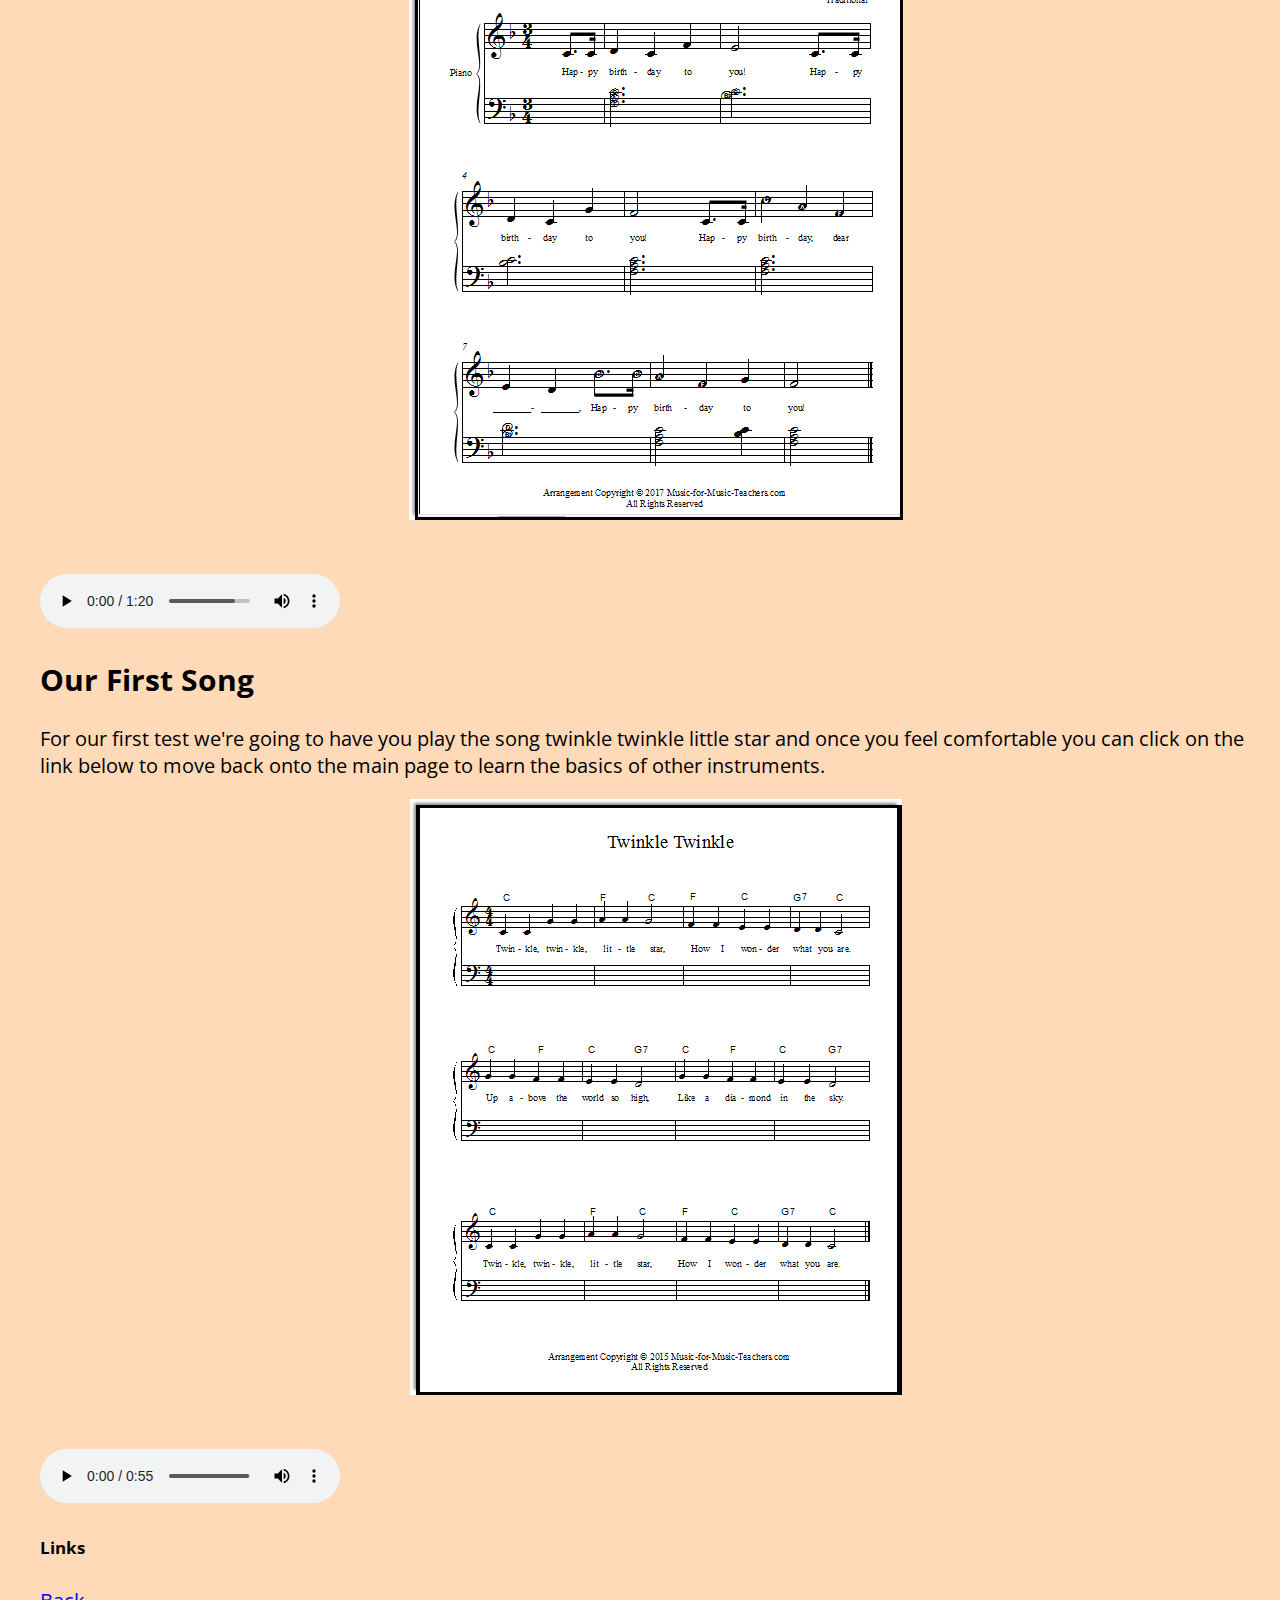
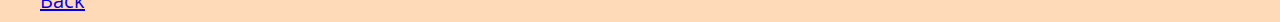
<file: Main Instrument Page/Piano/pianopage.html>
<!DOCTYPE html>
<html>

<head>
	<link rel="stylesheet" type="text/css" href="pianomain.css">
	<title>How to play the Piano</title>
</head>

<div id="header">
	<h1>Learning the Piano</h1>
</div>

<div id="headerbck">
	<img id="headerbck" src="pianobackground.jpg" alt="pianoplayer">
</div>


<body>
	<div id="history">
		<h2>HISTORY OF THE PIANO</h2>

		<h3>Bartolomeo Cristofori</h3>
		<p> The origins of the piano date roughly to the 1700's where an individual named "Bartolomeo Cristofori"
			desgined and created an expansion for the harpsichord which gave it the ability to be played thoguh various
			lengthed strings that playing different chords depending on their length</p>

		<h3>Sebastion Erard</h3>
		<p>One of the earliest iterations of the piano was made by <em>Sebastion Erard</em>. The piano was made so that
			a hammer would hit a string which allowed the note to play as well as putting the note back in its base
			position allowing for notes to consecuatively be repeated. This also allowed for the strings to produce more
			volume but made the frames of the piano to become heavier forcing the builders to make the piano cases out
			of iron bars and wooden timbers making the stucture more sturdy and taking away from the mobility of the
			piano </p>

		<h3>Evolution of the Piano</h3>
		<p>As times advanced over the years the piano was changed in many ways including the change in looks, sound and
			size. One of the earlier pianos called the "square" piano was a desk shaped piano with a cast iron plate and
			a wooden case. From there the grand paino was created and was the first piano with a strong base and the
			first piano to have <em>88 keys</em> on it. After WWII pianos has a large jump in costs, design and uses.
			The main purpose of the piano was for lowercost hobby intrsuments that people played for their own purpose.
			The most current Pianos have three pianos steps that are called the soft pedal, sostenuto pedal and the
			sustaining pedal which are used for varying the sound of the notes played on the piano depending on what
			step you step on </p>

	</div>
	<div>
		<h2>The Basics</h2>
		<p>In this section you will be taught the different keys of the piano.</p>
		<p>There are 6 major notes to the Piano which include A,B,C,D,E and F. These 6 keys are are the 'basic keys' or
			the 'white keys' of the piano and are the base to every song. Each note in the piano varying from A-F each
			have a difference sound that they produce and depending on the song each section of keys might be flat on a
			different scale or 'minor'. For the songs that we play on the basics we will be using the A minor scale
			because its the best way to grasp the postion of the notes without using any if the black keys.</p>

		<img id="images" src="akey.jpg" alt="pianoA">
		<img id="images" src="bkey.jpg" alt="pianoB">
		<img id="images" src="ckey.jpg" alt="pianoC">
		<img id="images" src="dkey.jpg" alt="pianoD">
		<img id="images" src="ekey.jpg" alt="pianoE">
		<img id="images" src="fkey.jpg" alt="pianoF">

		<p>A great way to remember the treble cleff is by looking at the notes from bottom to top and using the first
			letter of each word in the following phrase to denote the letter of the key you are pressing "each good boy
			deserves fudge" following the notes as "E G B D F" for the notes one the lines and the word "FACE" to show
			the following notes "F A C E" on the spaces.</p>

	</div>

	<div>
		<h2>How to Read a Music Sheet</h2>
		<img id="sheetmusc" src="trebles.jpg" alt="pianoF" style="width: 800px; height: 200px">
		<p> music sheets can also have sapces in between the notes that that denote how long you are supposed to play a
			note for how how long the space inbetween the notes that you are supposed to play. This can be denoted by
			counting from 1-4 at a steady pace and that being the space inbetween a sereis a note (which is reguarly
			shown as a line between the msuic sheet that looks like '|') </p>
		<img id="sheetmusc" src="example.jpg" alt="pianoF" style="width: 800px; height: 200px">
	</div>

	<div>
		<h2>Practice</h2>
		<p>For our examples of getting used to the notes we will be using a "a minor" and the "treble clef" system to
			play the notes.</p>
		<p>To pratice a bit and get used to to the piano we're going to have you play a string of notes to get yourself
			familiar with the keys. Since everyone is familiar with the song happy birthday we're going to have you play
			happy birhtday on the piano at the pace you sing the song so you can become reguarlized with the pacing and
			notes</p>
		<img id="sheetmusc" src="birthday.jpg" alt="pianoF">
		<div id = "audio"><br><br>
			<audio controls>
				<source src="Birthdaypiano.mp3" type="audio/ogg">
			  </audio>
			</div>


	</div>

	<div>
		<h2>Our First Song</h2>
		<p>For our first test we're going to have you play the song twinkle twinkle little star and once you feel
			comfortable you can click on the link below to move back onto the main page to learn the basics of other
			instruments.</p>
		<img id="sheetmusc" src="twinkle.jpg" alt="pianoF">
	</div>
	<div id = "audio"><br><br>
		<audio controls>
			<source src="Twinklepiano.mp3" type="audio/ogg">
		  </audio>
		</div>

	<div>
		<h5>Links</h5>
		<a href="https://kevaunjh.github.io/MusicalTeach/Main%20Instrument%20Page/mainpg.html#"
			class="btn btn-danger">Back</a>
	</div>

</body>

</html>
</file>
<file: About Us Page/aboutPage.css>
@import url('https://fonts.googleapis.com/css2?family=Open+Sans:wght@500&display=swap');

#title{
    text-align:center;
    color: black;
}

body{
    text-align: left;
    font-family: 'Open Sans', sans-serif;
    margin: 2cm;
    background: linear-gradient(90deg,#FFA62E,#EA4D2C);
    color: white;
}
</file>
<file: Credits Page/creditsPage.css>
@import url('https://fonts.googleapis.com/css2?family=Open+Sans:wght@500&display=swap');

body{
    margin-left: 5cm;
    margin-right: 5cm;
    margin-bottom: 3cm;
    margin-top: 1cm;
    text-align: center;
    background-color:#FFEfe0;
}

h1{
    font-size: 35pt;
}

.btn-link{
    color: #363636;
    font-size: 25pt;
    font-family: 'Open Sans', sans-serif;
    font-weight: 500;
    text-decoration: none;
}

.card-header{
    height: 7cm;
}

.card-body{
    color: white;
}

#headingOne{
    background: linear-gradient(90deg,#fa4659,#e9007f);
}

#headingTwo{
    background: linear-gradient(90deg,#26baee,#9fe8fa);
}

#collapseOne{
    background-color: #363636;
    text-align: left;
}

#collapseTwo{
    background-color: #363636;
    text-align: left;
}

a{
    color:white;
}

a:hover{
    color:white;
}
</file>
<file: Main Instrument Page/mainpg.css>
@import url('https://fonts.googleapis.com/css2?family=Open+Sans:wght@500&display=swap');

#design {
  background-color: black;
  font-family: 'Open Sans', 'sans-serif';
  border: 2px solid powderblue;
  font-size: 14pt;
  font-weight: 500;
  color: deepskyblue;
}

h1 {
  color: antiquewhite;
}

#header {
  margin-left: 50px
}

.dropdown {
  position: relative;
  display: inline-block;
}

body {
  font-family: 'Open Sans', sans-serif;
}

.dropdown-content {
  display: none;
  position: absolute;
  background-color: #f1f1f1;
  min-width: 160px;
  box-shadow: 0px 8px 16px 0px rgba(0, 0, 0, 0.2);
  z-index: 1;
}

.dropdown-content a {
  color: black;
  padding: 12px 16px;
  text-decoration: none;
  display: block;
}

.dropdown-content a:hover {
  background-color: #ddd;
}

.dropdown:hover .dropdown-content {
  display: block;
}

.dropdown:hover .dropbtn {
  background-color: #3e8e41;
}

.navbar-brand{
  text-indent: 5pt;
  font-family: 'Open Sans', sans-serif;
}

.nav-item{
  font-family: 'Open Sans', sans-serif;
}

#imgsize {
  width: 500px;
  height: 500px;
}


.navbar-custom {
  background-color: deepskyblue;
}

#margin {
  margin-left: auto;
  margin-right: auto;
}

#margin2 {
  margin-left: auto;
  margin-right: auto;
  margin-top: 50px
}

#logo {
  width: 20;
  height: 20
}
</file>
<file: Test Page/testmain.css>
@import url('https://fonts.googleapis.com/css2?family=Open+Sans:wght@500&display=swap');
*{
    margin: 0;
    padding: 0;
    box-sizing: border-box;
}


html, body{
    height: 100%;
}


body{
    font-family: 'Open Sans', sans-serif;

}

main{
    width: 100%;
    min-height: 100vh;
    display: flex;
    flex-direction: column;
    justify-content: center;
    align-items: center;
    background-color: black;
    background: url('background.jpg');
    background-repeat: no-repeat;
    background-size: cover;
    background-position: center;
}

.game-quiz-container{
    width: 40rem;
    height: 30rem;
    background-color: white;
    display: flex;
    flex-direction: column;
    align-items: center;
    justify-content: space-around;
    border-radius: 30px;
}

.game-details-container{
    width: 80%;
    height: 4rem;
    display: flex;
    justify-content: space-around;
    align-items: center;
}

.game-details-container h1{
    font-size: 1.2rem;
}

.game-question-container{
    width: 80%;
    height: 8rem;
    display: flex;
    align-items: center;
    justify-content: center;
    border: 2px solid darkgray;
    border-radius: 25px;
}

.game-question-container h1{
    font-size: 1.1rem;
    text-align: center;
    padding: 3px;
}

.game-options-container{
    width: 80%;
    height: 12rem;
    display: flex;
    flex-wrap: wrap;
    align-items: center;
    justify-content: space-around;
}

.game-options-container span{
    width: 45%;
    height: 3rem;
    border: 2px solid darkgray;
    border-radius: 20px;
    overflow: hidden;
}
span label{
    width: 100%;
    height: 100%;
    display: flex;
    align-items: center;
    justify-content: center;
    cursor: pointer;
    transition: transform 0.3s;
    font-weight: 600;
    color: rgb(22, 22, 22);
}

span label:hover{
    -ms-transform: scale(1.12);
    -webkit-transform: scale(1.12);
    transform: scale(1.12);
    color: blue;
}

input[type="radio"] {
    position: relative;
    display: none;
}


input[type=radio]:checked ~ .option {
    background: paleturquoise;
}

.next-button-container{
    width: 50%;
    height: 3rem;
    display: flex;
    justify-content: center;
}
.next-button-container button{
    width: 8rem;
    height: 2rem;
    border-radius: 10px;
    background: none;
    color: rgb(25, 25, 25);
    font-weight: 600;
    border: 2px solid gray;
    cursor: pointer;
    outline: none;
}
.next-button-container button:hover{
    background-color: rgb(143, 93, 93);
}

.modal-container{
    display: none;
    position: fixed;
    z-index: 1; 
    left: 0;
    top: 0;
    width: 100%; 
    height: 100%; 
    overflow: auto; 
    background-color: rgb(0,0,0); 
    background-color: rgba(0,0,0,0.4); 
    flex-direction: column;
    align-items: center;
    justify-content: center; 
    -webkit-animation: fadeIn 1.2s ease-in-out;
    animation: fadeIn 1.2s ease-in-out;
}

.modal-content-container{
    height: 20rem;
    width: 25rem;
    background-color: rgb(43, 42, 42);
    display: flex;
    flex-direction: column;
    align-items: center;
    justify-content: space-around;
    border-radius: 25px;
}

.modal-content-container h1{
    font-size: 1.3rem;
    height: 3rem;
    color: white;
    text-align: center;
}

.grade-details{
    width: 15rem;
    height: 10rem;
    display: flex;
    flex-direction: column;
    align-items: center;
    justify-content: space-around;
}

.grade-details p{
    color: white;
    text-align: center;
}

.modal-button-container{
    height: 2rem;
    width: 100%;
    display: flex;
    align-items: center;
    justify-content: center;
}

.modal-button-container button{
    width: 10rem;
    height: 2rem;
    background: none;
    outline: none;
    border: 1px solid rgb(252, 242, 241);
    color: white;
    font-size: 1.1rem;
    cursor: pointer;
    border-radius: 20px;
}
.modal-button-container button:hover{
    background-color: rgb(83, 82, 82);
}

@media(min-width : 300px) and (max-width : 350px){
    .game-quiz-container{
        width: 90%;
        height: 80vh;
     }
     .game-details-container h1{
        font-size: 0.8rem;
     }

     .game-question-container{
        height: 6rem;
     }
     .game-question-container h1{
       font-size: 0.9rem;
    }

    .game-options-container span{
        width: 90%;
        height: 2.5rem;
    }
    .game-options-container span label{
        font-size: 0.8rem;
    }
    .modal-content-container{
        width: 90%;
        height: 25rem;
    }

    .modal-content-container h1{
        font-size: 1.2rem;
    }
}

@media(min-width : 350px) and (max-width : 700px){
   .game-quiz-container{
       width: 90%;
       height: 80vh;
    }
    .game-details-container h1{
        font-size: 1rem;
    }

    .game-question-container{
        height: 8rem;
    }

    .game-question-container h1{
        font-size: 0.9rem;
     }

    .game-options-container span{
        width: 90%;
    }
    .modal-content-container{
        width: 90%;
        height: 25rem;
    }
    .modal-content-container h1{
        font-size: 1.2rem;
    }
}



@keyframes fadeIn {
    from {opacity: 0;}
    to {opacity:1 ;}
  }

  @-webkit-keyframes fadeIn {
    from {opacity: 0;}
    to {opacity: 1;}
  }
</file>
<file: Main Instrument Page/Drum Page/Drum.css>
@import url('https://fonts.googleapis.com/css2?family=Open+Sans:wght@500&display=swap');

#header {
  text-align: center; 
  font-size: 35px; 
  background-image: url("bck.jpg"); 
  font-family:'Open Sans', sans-serif;
  background-repeat: no-repeat; 
  background-position-x: center; 
  background-size: cover; 
  background-position-y: center;
}

#headerbck {
  width: 1000px; 
  height: 400px; 
  margin-left: auto; 
  margin-right: auto; 
  border-style:double;
}

body {
  margin-left: 40px;
  background-color: grey;
  font-family:'Open Sans', sans-serif;
  font-size: 20px;

}
.sidebar-left{
    width: 10px;
    height: 800px;
    background: linear-gradient(0deg, red, #FFB300);
    float: left;
}
#sheetmusc {
  margin-left: auto; 
  margin-right: auto; 
  display: block;}

#images {
  width: 400px; 
  height: 200px; 
  margin-left: 200px;
}

.midbar{
    width: 2100px;
    height: 10px;
    background: brown;
}
</file>
<file: Main Instrument Page/Guitar and Trombone/Guitar.css>
@import url('https://fonts.googleapis.com/css2?family=Open+Sans:wght@700&display=swap%27');
@import url('https://fonts.googleapis.com/css2?family=Open+Sans&display=swap');

h1{
    text-align: center;

}

body{
    background-color: #222233;
    color: #AACCFF;
    font-family: 'Open Sans', sans-serif;   
    font-size: 13pt;
    padding-left: 2cm;
    padding-right: 2cm;
    padding-bottom: 2cm;
}
.header{
    position:relative;
    text-align: center;
}

.banner-text {
    color: black;
    font-family: 'Open Sans', sans-serif;
    font-size: 40pt;
    text-align: center;
    font-weight: 700;
    position:absolute;
    top: 50%;
    left: 50%;
    transform: translate(-50%, -50%);
    }

.images{
    text-align: center;
    background-color: #FFFFE5;
}
#opening{
    text-align: center;
}
#guitarimages{
    text-align: center;
}
</file>
<file: Main Instrument Page/Guitar and Trombone/Trombone.css>
@import url('https://fonts.googleapis.com/css2?family=Open+Sans:wght@700&display=swap%27');
@import url('https://fonts.googleapis.com/css2?family=Open+Sans&display=swap');

h1{
    text-align: center;

}

body{
    background-color: #FFC300;
    color: #581845;
    font-family: 'Open Sans', sans-serif;   
    font-size: 13pt;
    padding-left: 2cm;
    padding-right: 2cm;
    padding-bottom: 2cm;
}

.header{
    position:relative;
    text-align: center;
}

.banner-text {
    color: #FFC300;
    font-family: 'Open Sans', sans-serif;
    font-size: 35pt;
    text-align: center;
    font-weight: 700;
    position:absolute;
    top: 50%;
    left: 50%;
    transform: translate(-50%, -50%);
    }

.images{
        text-align: center;
        background-color: #900c3f;
    }

#opening{
        text-align: center;
    }
</file>
<file: Main Instrument Page/Piano/pianomain.css>
@import url('https://fonts.googleapis.com/css2?family=Open+Sans:wght@500&display=swap');


#header {
  text-align: center; 
  font-size: 35px; 
  background-image: url("bck.jpg"); 
  font-family: 'Open Sans', sans-serif;
  background-repeat: no-repeat; 
  background-position-x: center; 
  background-size: cover; 
  background-position-y: center;
}

#headerbck {
  width: 1000px; 
  height: 400px; 
  margin-left: auto; 
  margin-right: auto; 
  border-style:double;
}

body {
  margin-left: 40px;
  background-color: peachpuff;
  font-family:'Open Sans', sans-serif;
  font-size: 20px;
}

.sidebar-left{
    width: 10px;
    height: 800px;
    background: linear-gradient(0deg, red, #FFB300);
    float: left;
}

#sheetmusc {
  margin-left: auto; margin-right: auto; display: block;
}

#images {
  width: 400px; height: 200px; margin-left: 200px
}

.midbar{
    width: 2100px;
    height: 10px;
    background: brown;
}
</file>
